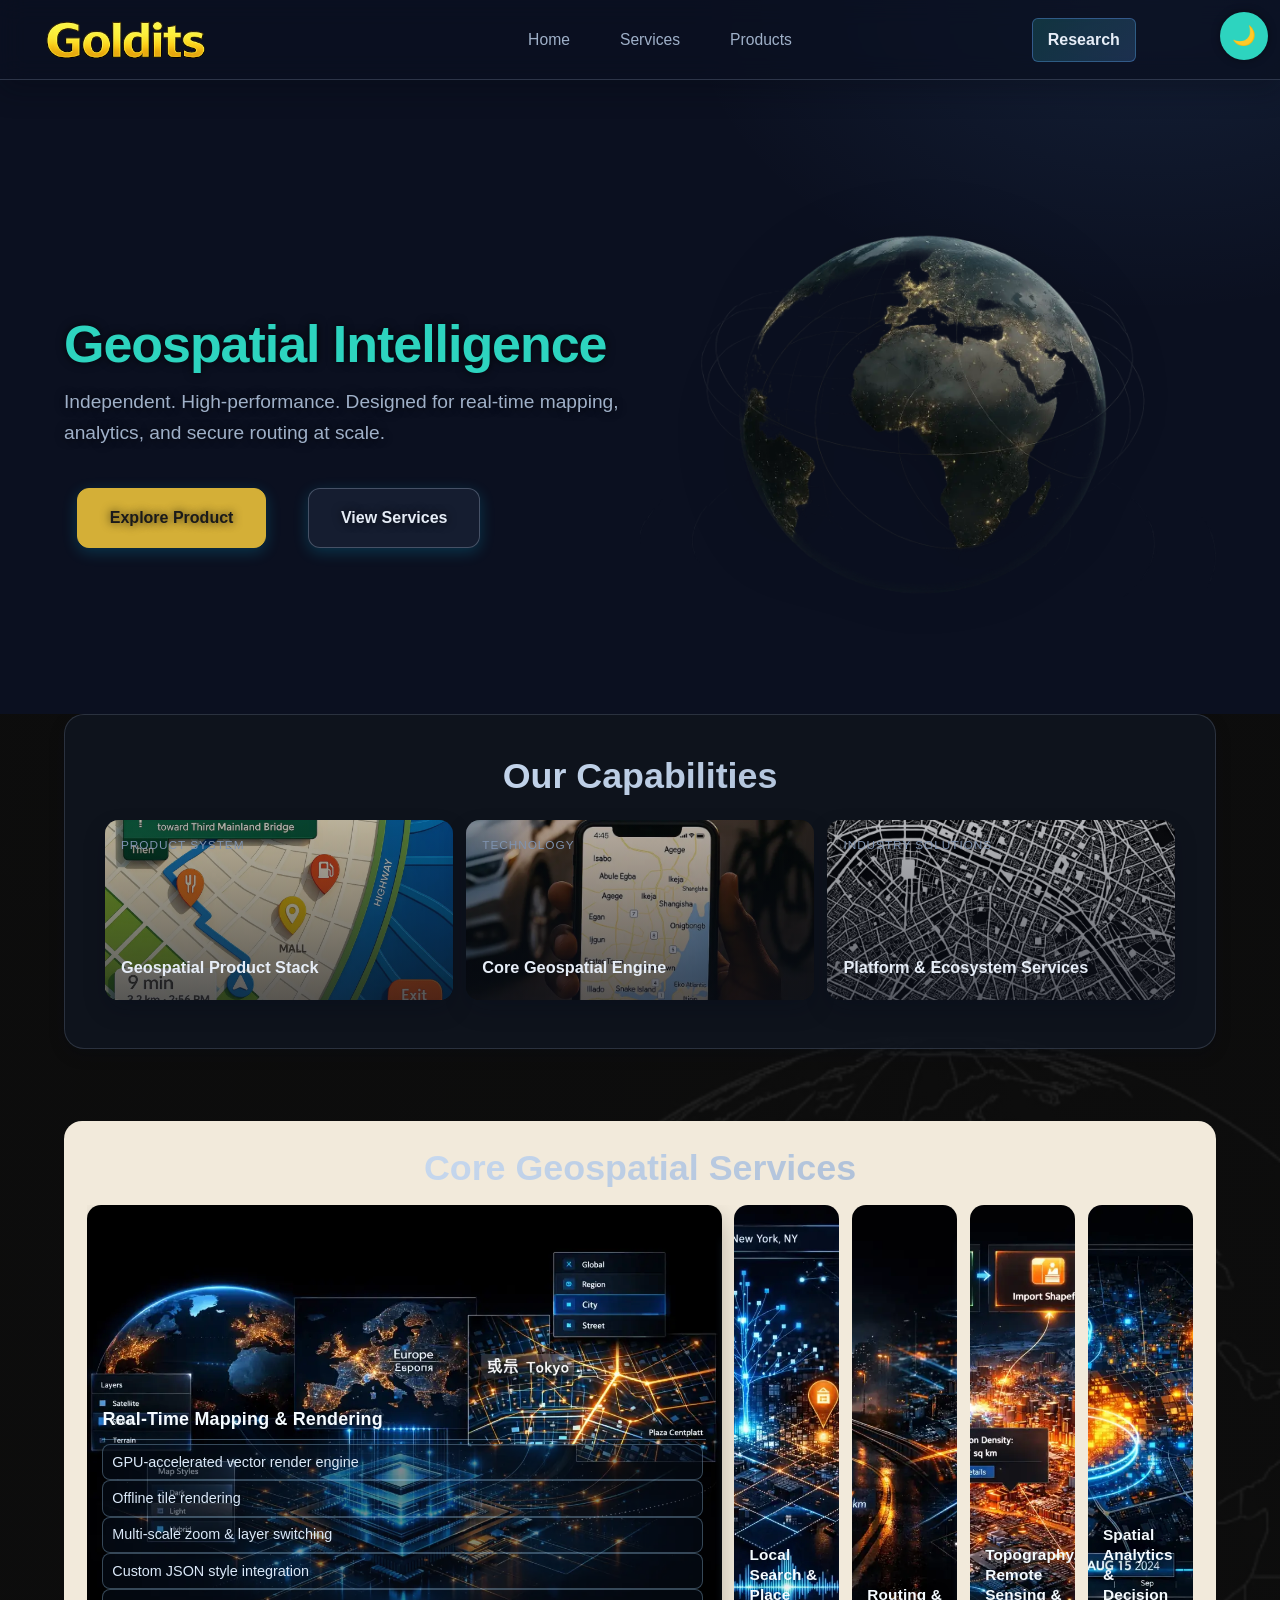
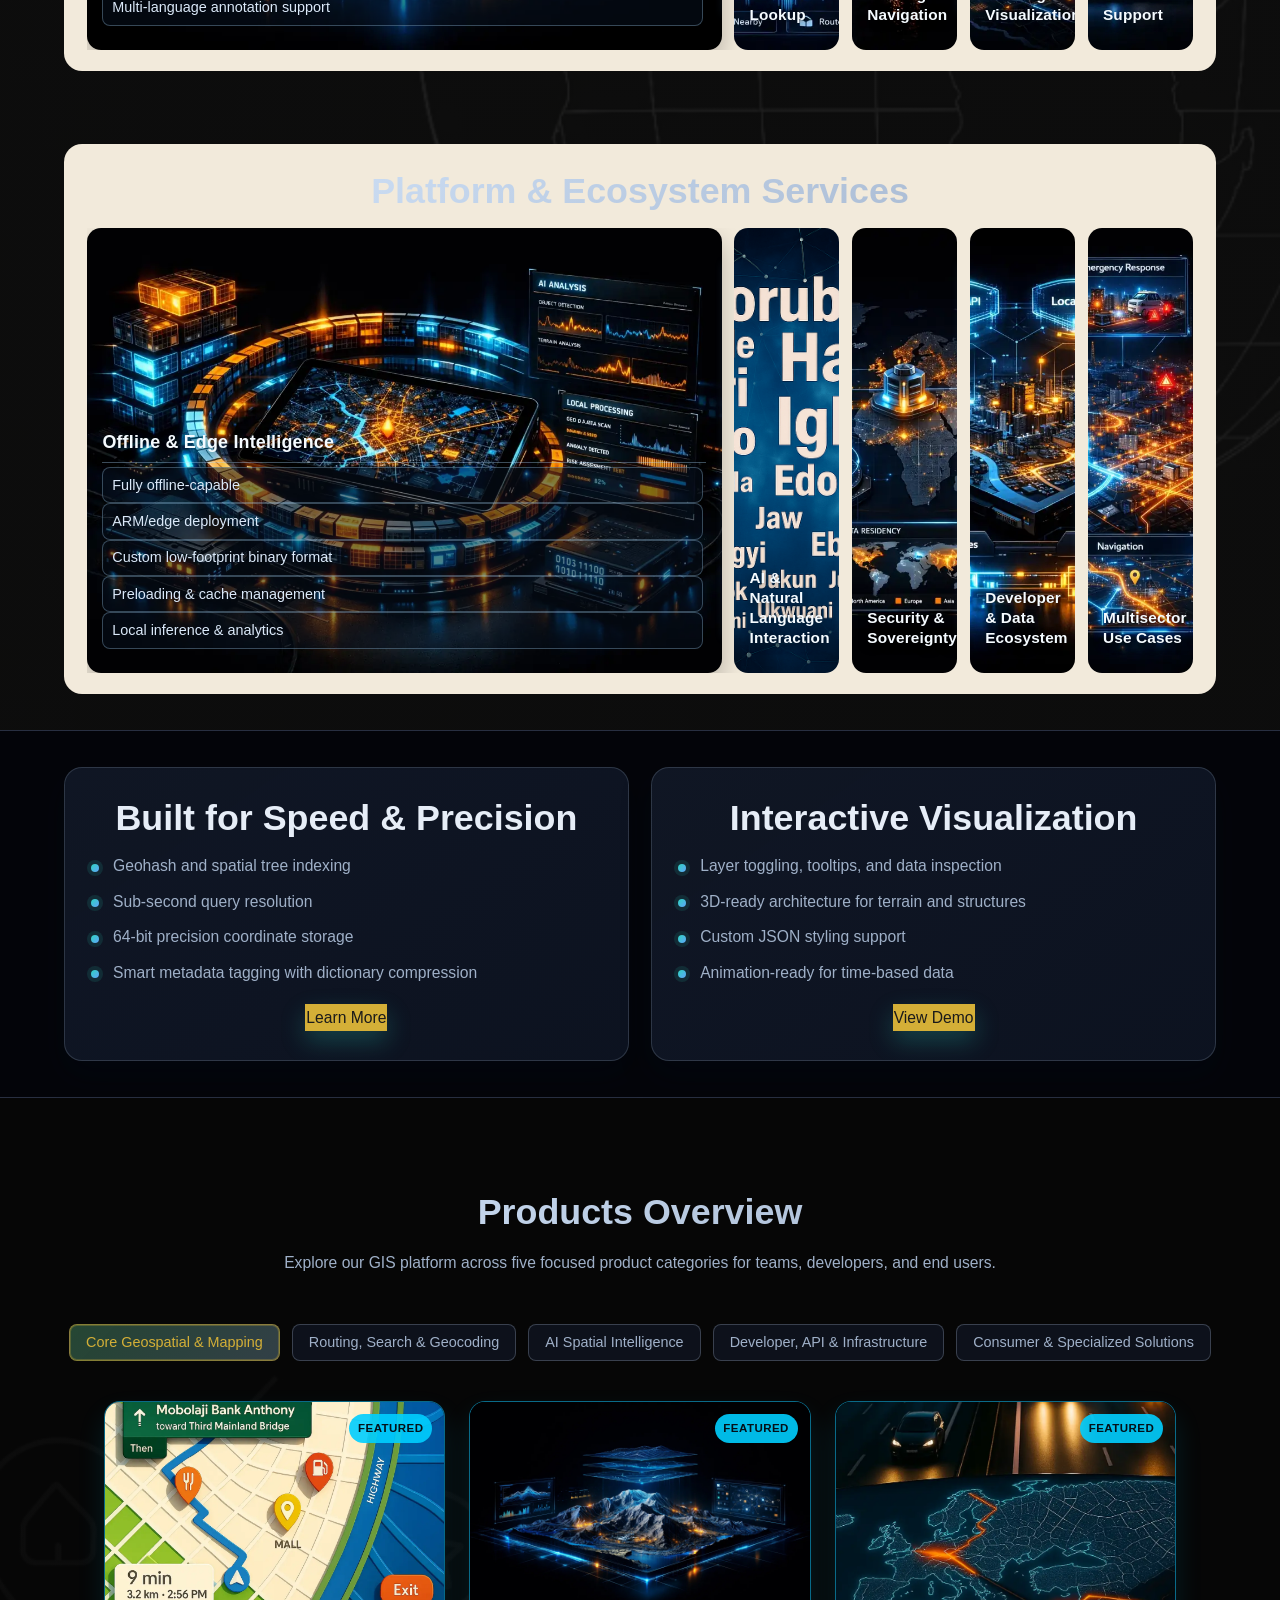
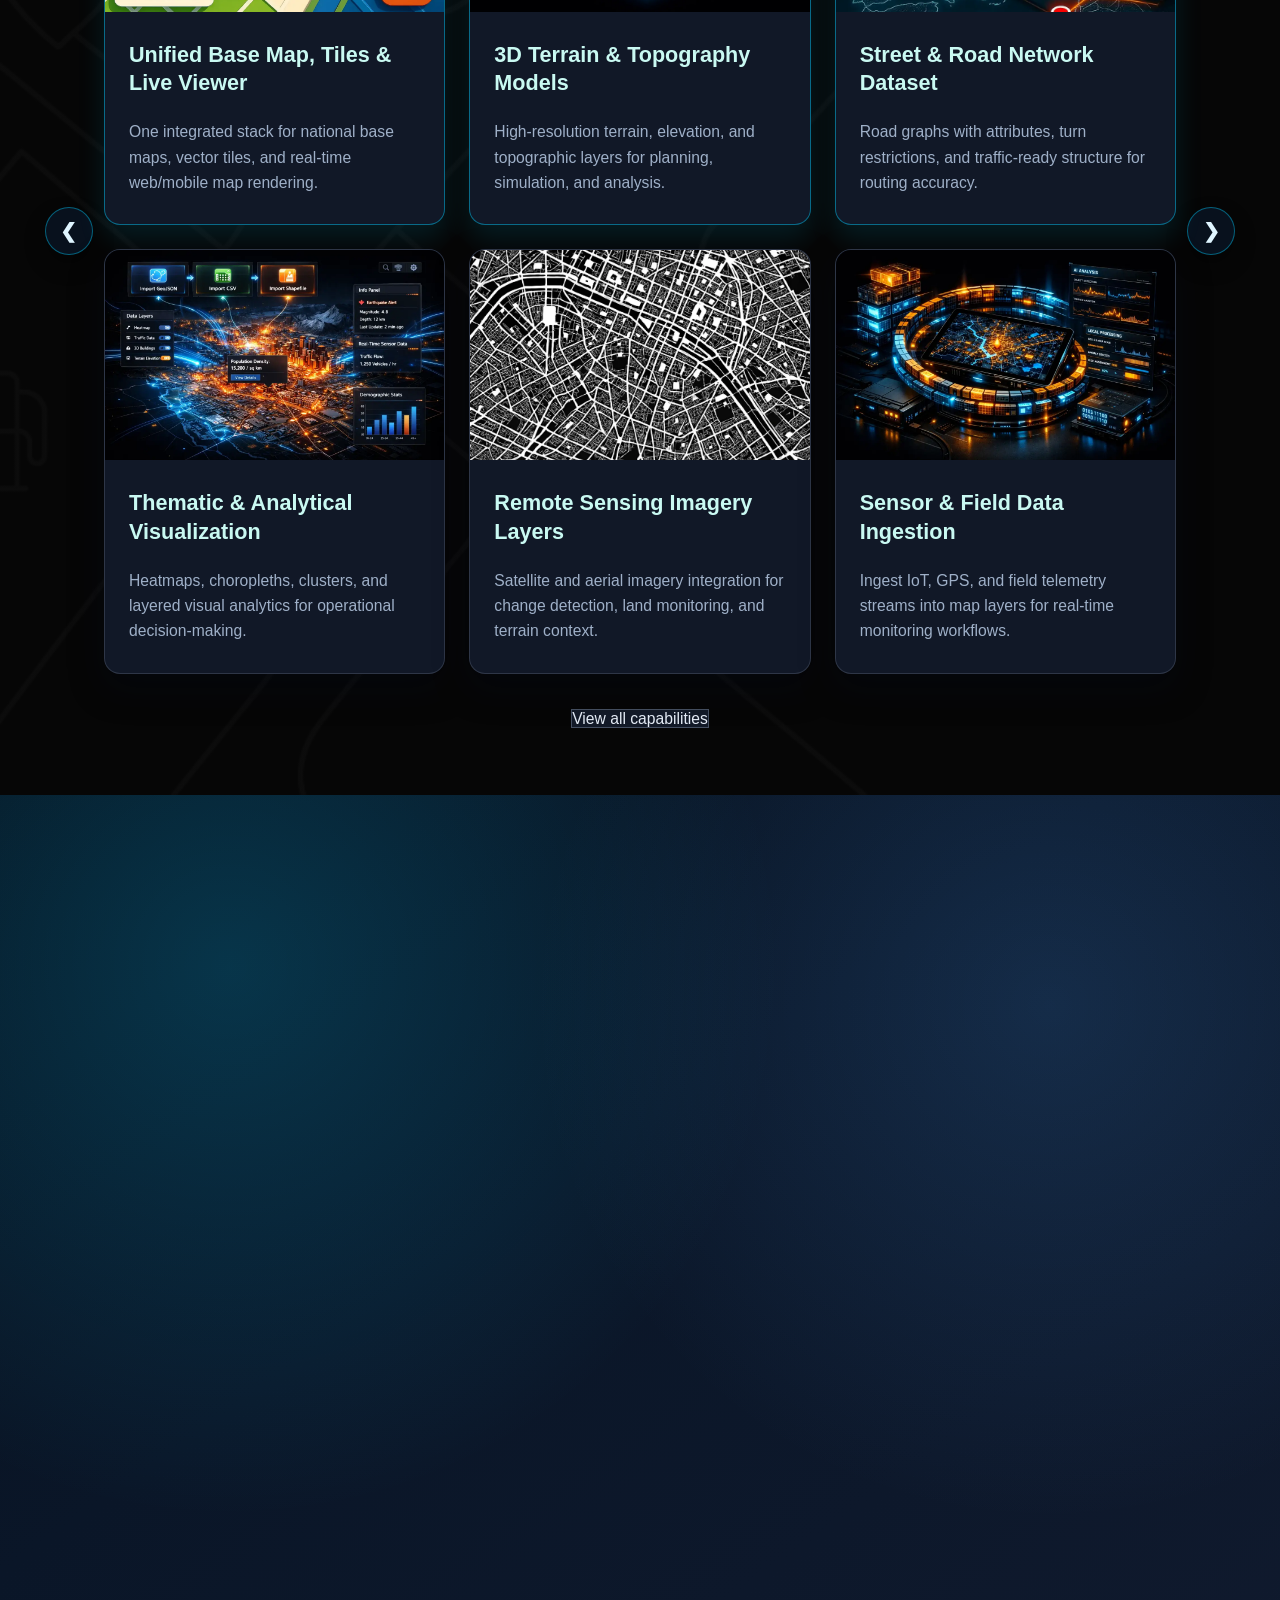
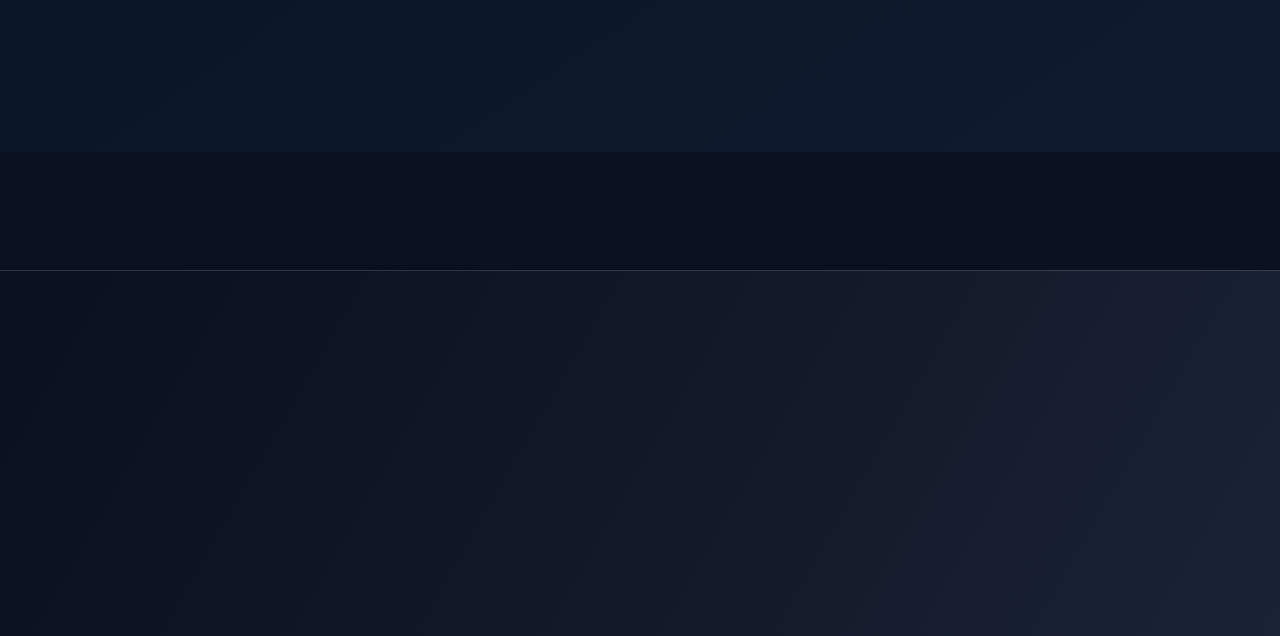
<file: index.html>
<!DOCTYPE html>
<html lang="en">
<head>
  <meta charset="UTF-8" />
  <meta name="viewport" content="width=device-width, initial-scale=1.0" />
  <meta name="theme-color" content="#0b1020" />
  <link rel="icon" type="image/png" href="gos.png" />
  <link rel="apple-touch-icon" href="gologo.webp" />
  <link rel="manifest" href="site.webmanifest" />
  <title>Goldits GIS System</title>
  <meta name="description" content="Goldits is a high-performance GIS platform for real-time mapping, routing, search, analytics, and secure geospatial infrastructure." />
  <meta name="keywords" content="global GIS platform, geospatial platform, map nigeria, nigeria map, map africa, africa map, nigeria mapping platform, africa mapping platform, postal code nigeria, nigeria postal code API, postal code africa, africa postal code data, geofencing nigeria, geofencing africa, gps tracking nigeria, tracking africa, fleet tracking nigeria, vehicle tracking africa, route optimization nigeria, routing API africa, geocoding nigeria, reverse geocoding africa, local search nigeria, place lookup africa, location intelligence nigeria, spatial analytics africa, address verification nigeria, address database africa, logistics mapping nigeria, navigation africa" />
  <meta name="robots" content="index, follow, max-image-preview:large" />
  <meta name="geo.region" content="NG" />
  <meta name="geo.placename" content="Nigeria" />
  <link rel="canonical" href="https://goldits.com/" />
  <meta property="og:type" content="website" />
  <meta property="og:site_name" content="Goldits" />
  <meta property="og:title" content="Goldits GIS System" />
  <meta property="og:description" content="High-performance GIS platform for real-time mapping, routing, search, analytics, and secure geospatial infrastructure." />
  <meta property="og:url" content="https://goldits.com/" />
  <meta property="og:image" content="https://goldits.com/assets/img/maprend.webp" />
  <meta name="twitter:card" content="summary_large_image" />
  <meta name="twitter:title" content="Goldits GIS System" />
  <meta name="twitter:description" content="High-performance GIS platform for real-time mapping, routing, search, analytics, and secure geospatial infrastructure." />
  <meta name="twitter:image" content="https://goldits.com/assets/img/maprend.webp" />
  <script type="application/ld+json">
    {
      "@context": "https://schema.org",
      "@graph": [
        {
          "@type": "Organization",
          "name": "Goldits",
          "url": "https://goldits.com/",
          "logo": "https://goldits.com/gologo.webp",
          "areaServed": [
            "Worldwide",
            "Nigeria",
            "Africa"
          ]
        },
        {
          "@type": "SoftwareApplication",
          "name": "Goldits GIS Platform",
          "applicationCategory": "BusinessApplication",
          "operatingSystem": "Web, Android, iOS, Linux",
          "url": "https://goldits.com/",
          "description": "Global GIS platform for mapping, routing, search, geocoding, postal code intelligence, geofencing, and spatial analytics.",
          "keywords": "map nigeria, nigeria map, map africa, postal code nigeria, postal code africa, geofencing nigeria, tracking nigeria, tracking africa, geocoding nigeria, routing africa",
          "areaServed": [
            "Worldwide",
            "Nigeria",
            "Africa"
          ],
          "provider": {
            "@type": "Organization",
            "name": "Goldits"
          }
        }
      ]
    }
  </script>
  <script>
    try {
      if (localStorage.getItem("theme") === "light") {
        document.documentElement.classList.add("light");
      }
    } catch (_) {}
  </script>
  <link rel="stylesheet" href="assets/css/style.css" />
</head>
<body>
  <button id="theme-toggle" aria-label="Toggle theme">🌙</button>
  <a href="#main-content" class="skip-link">Skip to main content</a>

  <nav class="navbar" role="navigation" aria-label="Primary">
    <div class="navbar__container">
      <a href="/" id="navbar__logo">
        <img src="gologo.webp" alt="ALGO Logo" loading="eager" decoding="async" fetchpriority="high" />
      </a>
      <div class="navbar__toggle" id="mobile-menu" role="button" aria-label="Toggle menu" aria-controls="primary-menu" aria-expanded="false" tabindex="0">
        <span class="bar"></span><span class="bar"></span><span class="bar"></span>
      </div>
      <ul class="navbar__menu" id="primary-menu">
        <li class="navbar__item"><a href="/" class="navbar__links">Home</a></li>
        <li class="navbar__item"><a href="#core-geospatial-services" class="navbar__links">Services</a></li>
        <li class="navbar__item"><a href="#products-overview" class="navbar__links">Products</a></li>
        <li class="navbar__item mobile-only"><a href="#research" class="navbar__links">Research</a></li>
      </ul>
      <a href="#research" class="navbar__research">Research</a>
    </div>
  </nav>

  <header class="hero">
    <div class="hero__content">
      <h1>Geospatial Intelligence</h1>
      <p>Independent. High-performance. Designed for real-time mapping, analytics, and secure routing at scale.</p>
      <div class="hero__buttons">
        <a href="#products-overview" class="btn btn-primary">Explore Product</a>
        <a href="#core-geospatial-services" class="btn btn-secondary">View Services</a>
      </div>
    </div>
    <div class="hero__image">
      <img src="./assets/img/masi.webp" alt="Geospatial Map Preview" loading="eager" decoding="async" fetchpriority="high" />
    </div>
  </header>

  <div class="shared-services-bg">
    <section id="our-capabilities" class="our-capabilities-exact">
      <div class="our-capabilities-card our-capabilities-card--showcase">
        <h2>Our Capabilities</h2>
        <nav class="geo-showcase-nav" aria-label="Geospatial categories">
          <a href="#products-overview" class="geo-showcase-item" style="--geo-bg: url('../img/maps.webp')">
            <span class="geo-kicker">Product System</span>
            <strong>Geospatial Product Stack</strong>
            <span>Explore mapping APIs, datasets, and deployment-ready GIS modules.</span>
          </a>
          <a href="#core-geospatial-services" class="geo-showcase-item" style="--geo-bg: url('../img/comp.webp')">
            <span class="geo-kicker">Technology</span>
            <strong>Core Geospatial Engine</strong>
            <span>Real-time rendering, search, routing, analytics, and spatial intelligence.</span>
          </a>
          <a href="#platform-ecosystem-services" class="geo-showcase-item" style="--geo-bg: url('../img/spatian.webp')">
            <span class="geo-kicker">Industry Solutions</span>
            <strong>Platform &amp; Ecosystem Services</strong>
            <span>Offline edge, AI workflows, sovereignty controls, and sector use cases.</span>
          </a>
        </nav>
      </div>
    </section>

    <section id="core-geospatial-services" class="our-capabilities-exact core-services-section">
      <div class="our-capabilities-card">
        <h2 class="section-title">Core Geospatial Services</h2>
        <div class="core-group-panel">
          <div class="core-group-list">
            <div class="core-group">
              <div class="core-line collapsible-line collapsed" data-image="assets/img/maprend.webp">
                <div class="core-header"><h3 id="h-rtm"><button type="button" class="topic-button">Real-Time Mapping &amp; Rendering</button></h3></div>
                <div class="core-expansion" id="exp-rtm" role="region" aria-labelledby="h-rtm"><ul class="core-detail"><li><button type="button" class="subtopic-button">GPU-accelerated vector render engine</button></li><li><button type="button" class="subtopic-button">Offline tile rendering</button></li><li><button type="button" class="subtopic-button">Multi-scale zoom &amp; layer switching</button></li><li><button type="button" class="subtopic-button">Custom JSON style integration</button></li><li><button type="button" class="subtopic-button">Multi-language annotation support</button></li></ul></div>
              </div><hr />
              <div class="core-line collapsible-line collapsed" data-image="assets/img/searchhhh.webp">
                <div class="core-header"><h3 id="h-search"><button type="button" class="topic-button">Local Search &amp; Place Lookup</button></h3></div>
                <div class="core-expansion" id="exp-search" role="region" aria-labelledby="h-search"><ul class="core-detail"><li><button type="button" class="subtopic-button">Address search &amp; reverse geocoding</button></li><li><button type="button" class="subtopic-button">POI search with STRtree indexing</button></li><li><button type="button" class="subtopic-button">Geohash &amp; spatial tree optimization</button></li><li><button type="button" class="subtopic-button">Custom tag filtering</button></li><li><button type="button" class="subtopic-button">AI voice/text queries</button></li></ul></div>
              </div><hr />
              <div class="core-line collapsible-line collapsed" data-image="assets/img/test1.webp">
                <div class="core-header"><h3 id="h-routing"><button type="button" class="topic-button">Routing &amp; Navigation</button></h3></div>
                <div class="core-expansion" id="exp-routing" role="region" aria-labelledby="h-routing"><ul class="core-detail"><li><button type="button" class="subtopic-button">Offline turn-by-turn navigation</button></li><li><button type="button" class="subtopic-button">Multi-modal: drive, walk, cycle</button></li><li><button type="button" class="subtopic-button">Live traffic &amp; ETA calculation</button></li><li><button type="button" class="subtopic-button">Route optimization &amp; batch routing</button></li><li><button type="button" class="subtopic-button">Visual and audio guidance</button></li></ul></div>
              </div><hr />
              <div class="core-line collapsible-line collapsed" data-image="assets/img/Visualization.webp">
                <div class="core-header"><h3 id="h-integration"><button type="button" class="topic-button">Topography, Remote Sensing &amp; Visualization</button></h3></div>
                <div class="core-expansion" id="exp-integration" role="region" aria-labelledby="h-integration"><ul class="core-detail"><li><button type="button" class="subtopic-button">DEM, contour, slope, and elevation layers</button></li><li><button type="button" class="subtopic-button">Satellite and aerial imagery overlays</button></li><li><button type="button" class="subtopic-button">Multi-source raster/vector fusion</button></li><li><button type="button" class="subtopic-button">Time-based imagery comparison</button></li><li><button type="button" class="subtopic-button">Thematic map styling and layer blending</button></li></ul></div>
              </div><hr />
              <div class="core-line collapsible-line collapsed" data-image="assets/img/Analytics.webp">
                <div class="core-header"><h3 id="h-analytics"><button type="button" class="topic-button">Spatial Analytics &amp; Decision Support</button></h3></div>
                <div class="core-expansion" id="exp-analytics" role="region" aria-labelledby="h-analytics"><ul class="core-detail"><li><button type="button" class="subtopic-button">Heatmaps, clustering, and density analysis</button></li><li><button type="button" class="subtopic-button">Spatial data capture from field sensors &amp; IoT</button></li><li><button type="button" class="subtopic-button">Time-series &amp; animation tools</button></li><li><button type="button" class="subtopic-button">Scenario modeling</button></li><li><button type="button" class="subtopic-button">Exportable reports &amp; charts</button></li></ul></div>
              </div>
            </div>
          </div>
          <div class="core-group-preview"><img src="" alt="Core Geospatial Services preview" loading="lazy" decoding="async" /></div>
        </div>
      </div>
    </section>

    <section id="platform-ecosystem-services" class="our-capabilities-exact core-services-section">
      <div class="our-capabilities-card">
        <h2 class="section-title">Platform &amp; Ecosystem Services</h2>
        <div class="core-group-panel">
          <div class="core-group-list">
            <div class="core-group">
              <div class="core-line collapsible-line collapsed" data-image="assets/img/Intelligence.webp">
                <div class="core-header"><h3 id="h-offline"><button type="button" class="topic-button">Offline &amp; Edge Intelligence</button></h3></div>
                <div class="core-expansion" id="exp-offline" role="region" aria-labelledby="h-offline"><ul class="core-detail"><li><button type="button" class="subtopic-button">Fully offline-capable</button></li><li><button type="button" class="subtopic-button">ARM/edge deployment</button></li><li><button type="button" class="subtopic-button">Custom low-footprint binary format</button></li><li><button type="button" class="subtopic-button">Preloading &amp; cache management</button></li><li><button type="button" class="subtopic-button">Local inference &amp; analytics</button></li></ul></div>
              </div><hr />
              <div class="core-line collapsible-line collapsed" data-image="lang.png">
                <div class="core-header"><h3 id="h-ai"><button type="button" class="topic-button">AI &amp; Natural Language Interaction</button></h3></div>
                <div class="core-expansion" id="exp-ai" role="region" aria-labelledby="h-ai"><ul class="core-detail"><li><button type="button" class="subtopic-button">Conversational map queries</button></li><li><button type="button" class="subtopic-button">Voice-driven search &amp; navigation</button></li><li><button type="button" class="subtopic-button">Contextual suggestions</button></li><li><button type="button" class="subtopic-button">AI-powered place recognition</button></li><li><button type="button" class="subtopic-button">Customizable prompt logic</button></li></ul></div>
              </div><hr />
              <div class="core-line collapsible-line collapsed" data-image="assets/img/secure.webp">
                <div class="core-header"><h3 id="h-security"><button type="button" class="topic-button">Security &amp; Sovereignty</button></h3></div>
                <div class="core-expansion" id="exp-security" role="region" aria-labelledby="h-security"><ul class="core-detail"><li><button type="button" class="subtopic-button">On-premises &amp; air-gapped support</button></li><li><button type="button" class="subtopic-button">Custom encryption &amp; key management</button></li><li><button type="button" class="subtopic-button">Granular access control</button></li><li><button type="button" class="subtopic-button">Data residency options</button></li><li><button type="button" class="subtopic-button">Audit logging</button></li></ul></div>
              </div><hr />
              <div class="core-line collapsible-line collapsed" data-image="assets/img/developer.webp">
                <div class="core-header"><h3 id="h-dev"><button type="button" class="topic-button">Developer &amp; Data Ecosystem</button></h3></div>
                <div class="core-expansion" id="exp-dev" role="region" aria-labelledby="h-dev"><ul class="core-detail"><li><button type="button" class="subtopic-button">Asset &amp; fleet tracking platform with alerts and replay</button></li><li><button type="button" class="subtopic-button">Sensor fusion &amp; event stream processing (GPS + IoT + external feeds)</button></li><li><button type="button" class="subtopic-button">Monitoring &amp; geospatial operations center dashboards</button></li><li><button type="button" class="subtopic-button">SDKs for C++, Java, Python</button></li><li><button type="button" class="subtopic-button">Plugin, extension, and data import/export utilities</button></li></ul></div>
              </div><hr />
              <div class="core-line collapsible-line collapsed" data-image="assets/img/multi.webp">
                <div class="core-header"><h3 id="h-usecases"><button type="button" class="topic-button">Multisector Use Cases</button></h3></div>
                <div class="core-expansion" id="exp-usecases" role="region" aria-labelledby="h-usecases"><ul class="core-detail"><li><button type="button" class="subtopic-button">Logistics &amp; fleet management with live asset tracking</button></li><li><button type="button" class="subtopic-button">Emergency &amp; public safety with geofence entry/exit triggers</button></li><li><button type="button" class="subtopic-button">Urban planning &amp; infrastructure with sensor/telemetry ingestion</button></li><li><button type="button" class="subtopic-button">Telecom &amp; utilities with operational dashboards and replay views</button></li><li><button type="button" class="subtopic-button">Consumer navigation &amp; travel with dispatch and field visibility</button></li></ul></div>
              </div>
            </div>
          </div>
          <div class="core-group-preview"><img src="" alt="Platform &amp; Ecosystem Services preview" loading="lazy" decoding="async" /></div>
        </div>
      </div>
    </section>
  </div>

  <section class="product-features navbg-section">
    <div class="product-features__box">
      <h2>Built for Speed &amp; Precision</h2>
      <ul><li>Geohash and spatial tree indexing</li><li>Sub-second query resolution</li><li>64-bit precision coordinate storage</li><li>Smart metadata tagging with dictionary compression</li></ul>
      <a href="#products-overview" class="btn btn-primary">Learn More</a>
    </div>
    <div class="product-features__box">
      <h2>Interactive Visualization</h2>
      <ul><li>Layer toggling, tooltips, and data inspection</li><li>3D-ready architecture for terrain and structures</li><li>Custom JSON styling support</li><li>Animation-ready for time-based data</li></ul>
      <a href="#products-overview" class="btn btn-primary">View Demo</a>
    </div>
  </section>

  <main id="main-content" role="main">
    <section id="products-overview" class="services products-overview-section">
      <div class="bg-overlay"></div>
      <div class="services__header">
        <h2>Products Overview</h2>
        <p>Explore our GIS platform across five focused product categories for teams, developers, and end users.</p>
      </div>

      <div class="tab-buttons" aria-label="Products overview categories">
        <button class="tab-btn active" data-target="#core-geospatial">Core Geospatial &amp; Mapping</button>
        <button class="tab-btn" data-target="#routing-nav">Routing, Search &amp; Geocoding</button>
        <button class="tab-btn" data-target="#ai-spatial">AI Spatial Intelligence</button>
        <button class="tab-btn" data-target="#developer-api">Developer, API &amp; Infrastructure</button>
        <button class="tab-btn" data-target="#consumer">Consumer &amp; Specialized Solutions</button>
      </div>
      <div class="tab-arrows" aria-label="Switch product category">
        <button class="tab-nav-arrow tab-nav-arrow--left" type="button" aria-label="Previous category" data-dir="-1">&#10094;</button>
        <button class="tab-nav-arrow tab-nav-arrow--right" type="button" aria-label="Next category" data-dir="1">&#10095;</button>
      </div>

      <div id="core-geospatial" class="tab-content active">
        <div class="services__container">
          <div class="service__card animate is-featured"><div class="card-image"><img src="assets/img/maps.webp" alt="Unified Base Map, Tiles and Live Viewer"></div><div class="card-content"><h3>Unified Base Map, Tiles &amp; Live Viewer</h3><p>One integrated stack for national base maps, vector tiles, and real-time web/mobile map rendering.</p></div></div>
          <div class="service__card animate is-featured"><div class="card-image"><img src="terrain.webp" alt="3D Terrain and Topography Models"></div><div class="card-content"><h3>3D Terrain &amp; Topography Models</h3><p>High-resolution terrain, elevation, and topographic layers for planning, simulation, and analysis.</p></div></div>
          <div class="service__card animate is-featured"><div class="card-image"><img src="assets/img/realll.webp" alt="Street and Road Network Dataset"></div><div class="card-content"><h3>Street &amp; Road Network Dataset</h3><p>Road graphs with attributes, turn restrictions, and traffic-ready structure for routing accuracy.</p></div></div>
          <div class="service__card animate"><div class="card-image"><img src="assets/img/Visualization.webp" alt="Thematic and Analytical Visualization"></div><div class="card-content"><h3>Thematic &amp; Analytical Visualization</h3><p>Heatmaps, choropleths, clusters, and layered visual analytics for operational decision-making.</p></div></div>
          <div class="service__card animate"><div class="card-image"><img src="assets/img/spatian.webp" alt="Remote Sensing Imagery Layers"></div><div class="card-content"><h3>Remote Sensing Imagery Layers</h3><p>Satellite and aerial imagery integration for change detection, land monitoring, and terrain context.</p></div></div>
          <div class="service__card animate"><div class="card-image"><img src="assets/img/Intelligence.webp" alt="Sensor and Field Data Ingestion"></div><div class="card-content"><h3>Sensor &amp; Field Data Ingestion</h3><p>Ingest IoT, GPS, and field telemetry streams into map layers for real-time monitoring workflows.</p></div></div>
        </div>
        <div class="tab-panel-footer">
          <a href="#our-capabilities" class="btn btn-secondary">View all capabilities</a>
        </div>
      </div>

      <div id="routing-nav" class="tab-content">
        <div class="services__container">
          <div class="service__card animate is-featured"><div class="card-image"><img src="assets/img/test1.webp" alt="Multi-modal Routing Engine"></div><div class="card-content"><h3>Multi-modal Routing Engine</h3><p>Drive, walk, and cycle routing with turn-by-turn guidance and route constraints.</p></div></div>
          <div class="service__card animate is-featured"><div class="card-image"><img src="assets/img/biz.webp" alt="Logistics and Dispatch Optimization"></div><div class="card-content"><h3>Logistics &amp; Dispatch Optimization</h3><p>Multi-stop route sequencing, ETA computation, and dispatch-ready planning for fleets.</p></div></div>
          <div class="service__card animate is-featured"><div class="card-image"><img src="traffic.webp" alt="Traffic-aware Routing"></div><div class="card-content"><h3>Traffic-aware Smart Routing</h3><p>Dynamic rerouting with live traffic intelligence to improve trip reliability and timing.</p></div></div>
          <div class="service__card animate"><div class="card-image"><img src="assets/img/searchhhh.webp" alt="Address and Place Search"></div><div class="card-content"><h3>Address &amp; Place Search</h3><p>Autocomplete search across addresses, POIs, and local place datasets.</p></div></div>
          <div class="service__card animate"><div class="card-image"><img src="assets/img/sear.webp" alt="Reverse Geocoding"></div><div class="card-content"><h3>Reverse Geocoding</h3><p>Convert coordinates to structured addresses with locality and context metadata.</p></div></div>
          <div class="service__card animate"><div class="card-image"><img src="assets/img/multi.webp" alt="Tracking and Geofencing"></div><div class="card-content"><h3>Tracking &amp; Geofencing</h3><p>Live trip tracking and geofence events for fleet supervision and route compliance.</p></div></div>
        </div>
        <div class="tab-panel-footer">
          <a href="#our-capabilities" class="btn btn-secondary">View all capabilities</a>
        </div>
      </div>

      <div id="ai-spatial" class="tab-content">
        <div class="services__container">
          <div class="service__card animate is-featured"><div class="card-image"><img src="detect.webp" alt="AI Geospatial Analyst"></div><div class="card-content"><h3>AI Geospatial Analyst</h3><p>Automated insights, anomaly detection, and intelligent spatial analysis.</p></div></div>
          <div class="service__card animate is-featured"><div class="card-image"><img src="assets/img/comp.webp" alt="AI Map Reconstruction Engine"></div><div class="card-content"><h3>AI Map Reconstruction Engine</h3><p>Fix missing streets, detect inconsistencies, and enhance map completeness.</p></div></div>
          <div class="service__card animate is-featured"><div class="card-image"><img src="assets/img/Analytics.webp" alt="Spatial Prediction Models"></div><div class="card-content"><h3>Spatial Prediction Models</h3><p>Population, land-use, and risk modeling with machine learning algorithms.</p></div></div>
          <div class="service__card animate"><div class="card-image"><img src="remotesense.webp" alt="Remote Sensing Analytics"></div><div class="card-content"><h3>Remote Sensing Analytics</h3><p>Image-based change detection and feature extraction for infrastructure, environment, and land monitoring.</p></div></div>
          <div class="service__card animate"><div class="card-image"><img src="aidrive.webp" alt="AI Location Intelligence Dashboard"></div><div class="card-content"><h3>AI-driven Location Intelligence Dashboard</h3><p>Comprehensive dashboard with AI-powered insights and analytics.</p></div></div>
        </div>
        <div class="tab-panel-footer">
          <a href="#our-capabilities" class="btn btn-secondary">View all capabilities</a>
        </div>
      </div>

      <div id="developer-api" class="tab-content">
        <div class="services__container">
          <div class="service__card animate is-featured"><div class="card-image"><img src="unified.webp" alt="Unified Geospatial API Suite"></div><div class="card-content"><h3>Unified Geospatial API Suite</h3><p>One API surface for mapping, tiles, routing, search, and geocoding integrations.</p></div></div>
          <div class="service__card animate"><div class="card-image"><img src="global.webp" alt="Global Geospatial Infrastructure"></div><div class="card-content"><h3>Global Geospatial Infrastructure Stack</h3><p>Scalable global infrastructure for worldwide geospatial services.</p></div></div>
          <div class="service__card animate"><div class="card-image"><img src="high.webp" alt="High-availability Map Hosting"></div><div class="card-content"><h3>High-availability Map Hosting</h3><p>99.9% uptime map hosting with global CDN and redundancy.</p></div></div>
          <div class="service__card animate"><div class="card-image"><img src="assets/img/developer.webp" alt="SDK and Developer Tooling"></div><div class="card-content"><h3>SDK &amp; Developer Tooling</h3><p>Production SDKs, integration utilities, and documentation for fast enterprise implementation.</p></div></div>
          <div class="service__card animate"><div class="card-image"><img src="assets/img/secure.webp" alt="Security and Data Sovereignty"></div><div class="card-content"><h3>Security &amp; Data Sovereignty</h3><p>Encryption, access control, and deployment options for regulated and sovereign environments.</p></div></div>
          <div class="service__card animate"><div class="card-image"><img src="assets/img/Intelligence.webp" alt="Sensor and Event Stream Platform"></div><div class="card-content"><h3>Sensor &amp; Event Stream Platform</h3><p>Stream GPS, IoT, and external events into geospatial APIs and monitoring workflows.</p></div></div>
        </div>
        <div class="tab-panel-footer">
          <a href="#our-capabilities" class="btn btn-secondary">View all capabilities</a>
        </div>
      </div>

      <div id="consumer" class="tab-content">
        <div class="services__container">
          <div class="service__card animate is-featured"><div class="card-image"><img src="assets/img/maps.webp" alt="Universal Map App"></div><div class="card-content"><h3>Universal Map App</h3><p>Cross-platform map app for search, routing, offline packs, and daily navigation workflows.</p></div></div>
          <div class="service__card animate is-featured"><div class="card-image"><img src="assets/img/newq.webp" alt="City Explorer"></div><div class="card-content"><h3>City Explorer</h3><p>Interactive place discovery with POIs, curated routes, and local insight layers.</p></div></div>
          <div class="service__card animate is-featured"><div class="card-image"><img src="postad.webp" alt="Address and Postal Intelligence"></div><div class="card-content"><h3>Address &amp; Postal Intelligence</h3><p>Structured address, postal, and geocoding products for commerce and public sector workflows.</p></div></div>
          <div class="service__card animate"><div class="card-image"><img src="assets/img/multi.webp" alt="Consumer and Fleet Tracking"></div><div class="card-content"><h3>Consumer &amp; Fleet Tracking</h3><p>Live movement tracking, trip playback, and safety visibility for personal and business mobility.</p></div></div>
          <div class="service__card animate"><div class="card-image"><img src="assets/img/biz.webp" alt="Delivery and Field Optimization"></div><div class="card-content"><h3>Delivery &amp; Field Optimization</h3><p>Dispatch planning, route execution, and field operations optimization at scale.</p></div></div>
          <div class="service__card animate"><div class="card-image"><img src="assets/img/spatian.webp" alt="Agriculture and Land Monitoring"></div><div class="card-content"><h3>Agriculture &amp; Land Monitoring</h3><p>Topography and remote-sensing intelligence for crop health, land use, and terrain conditions.</p></div></div>
        </div>
        <div class="tab-panel-footer">
          <a href="#our-capabilities" class="btn btn-secondary">View all capabilities</a>
        </div>
      </div>
    </section>

    <section class="spotlight-section" aria-labelledby="spotlight-title">
      <div class="spotlight-inner">
        <p class="spotlight-kicker">Platform Spotlight</p>
        <h2 id="spotlight-title" class="spotlight-title">The Fastest, Most Flexible GIS Platform</h2>
        <p class="spotlight-lead">
          Goldits delivers real-time mapping, analytics, and secure offline routing with unmatched performance and control across cloud, edge, and air-gapped deployments.
        </p>

        <div class="spotlight-layout">
          <article class="spotlight-hero-card">
            <div class="spotlight-hero-copy">
              <h3>Engineered for high-scale geospatial workloads</h3>
              <p>From nationwide map delivery to mission-critical field routing, one unified stack powers rendering, search, routing, and analytics without platform lock-in.</p>

              <ul class="spotlight-metrics">
                <li><strong>Sub-second</strong><span>Map interactions</span></li>
                <li><strong>Online + Offline</strong><span>Edge-ready deployment</span></li>
                <li><strong>API-first</strong><span>Developer integrations</span></li>
              </ul>

              <div class="spotlight-actions">
                <a href="#products-overview" class="btn btn-primary">Explore Products</a>
                <a href="contact.html" class="btn btn-secondary">Talk to Team</a>
              </div>
            </div>
            <div class="spotlight-hero-visual">
              <img src="assets/img/maprend.webp" alt="Real-time GIS platform rendering" loading="lazy" decoding="async" />
            </div>
          </article>

          <div class="spotlight-grid">
            <article class="spotlight-card">
              <h3>Real-Time Mapping</h3>
              <p>High-fidelity rendering with dynamic layers, updates, and smooth multi-scale interaction.</p>
            </article>
            <article class="spotlight-card">
              <h3>Topography &amp; Sensing</h3>
              <p>Terrain models, remote imagery, and sensor streams combined for high-context geospatial operations.</p>
            </article>
            <article class="spotlight-card">
              <h3>Routing Precision</h3>
              <p>Multi-modal routing with live traffic, ETA, and optimized path generation.</p>
            </article>
            <article class="spotlight-card">
              <h3>Tracking &amp; Operations</h3>
              <p>Live telemetry, geofence events, and monitoring dashboards for dispatch and field control.</p>
            </article>
          </div>
        </div>
      </div>
    </section>

    <section id="research" class="research-section" aria-labelledby="research-title">
      <h2 id="research-title">Research</h2>
      <p>Insights, whitepapers, benchmarks, and architecture notes on Goldits' geospatial stack. First item will be published soon.</p>
    </section>
  </main>

  <footer class="footer">
    <div class="footer__container">
      <div class="footer__brand"><img class="footer__brand-logo" src="gologo.webp" alt="Goldits logo" loading="lazy" decoding="async" /><p>GIS platform built for precision, speed, and control.</p></div>
      <div class="footer__links"><h3>Quick Links</h3><ul><li><a href="/">Home</a></li><li><a href="#core-geospatial-services">Services</a></li><li><a href="#products-overview">Products</a></li><li><a href="contact.html">Contact</a></li><li><a href="terms.html">Terms</a></li></ul></div>
      <div class="footer__info"><h3>Follow Us</h3><ul class="footer__socials"><li><a href="https://x.com">Twitter</a></li><li><a href="https://www.linkedin.com">LinkedIn</a></li><li><a href="https://github.com">GitHub</a></li></ul></div>
      <div class="footer__newsletter">
        <h3>Newsletter</h3>
        <form class="newsletter-form" action="https://formsubmit.co/apply.async@gmail.com" method="post" novalidate>
          <input type="hidden" name="form_type" value="Newsletter Signup" />
          <input type="hidden" name="_subject" value="Goldits Newsletter Signup" />
          <input type="hidden" name="_template" value="table" />
          <input type="text" name="_honey" style="display:none" tabindex="-1" autocomplete="off" />
          <label for="newsletter-email" class="visually-hidden">Email address</label>
          <div class="newsletter-field">
            <input id="newsletter-email" class="newsletter-input" type="email" name="email" placeholder="Enter your email address" autocomplete="email" required />
          </div>
          <button class="newsletter-button" type="submit" aria-label="Subscribe">
            <svg width="22" height="22" viewBox="0 0 24 24" fill="none" xmlns="http://www.w3.org/2000/svg" aria-hidden="true">
              <path d="M2 12L21 3L16 21L11 13L2 12Z" fill="white"/>
            </svg>
          </button>
        </form>
        <p class="newsletter-legal">By signing up for our newsletter, you consent to our <a href="privacy.html">privacy policy</a> and <a href="terms.html">terms</a>.</p>
        <p class="newsletter-legal">Contact: <a href="mailto:admin@goldits.com">admin@goldits.com</a></p>
        
        <p class="newsletter-legal">Address: The Secretariat, Block 13 &amp; 14, Alausa, Ikeja, Nigeria</p>
      </div>
    </div>
    <div class="footer__bottom"><p>&copy; 2026 Goldits. All rights reserved.</p></div>
  </footer>

  <script src="script.js" defer></script>
</body>
</html>
</file>
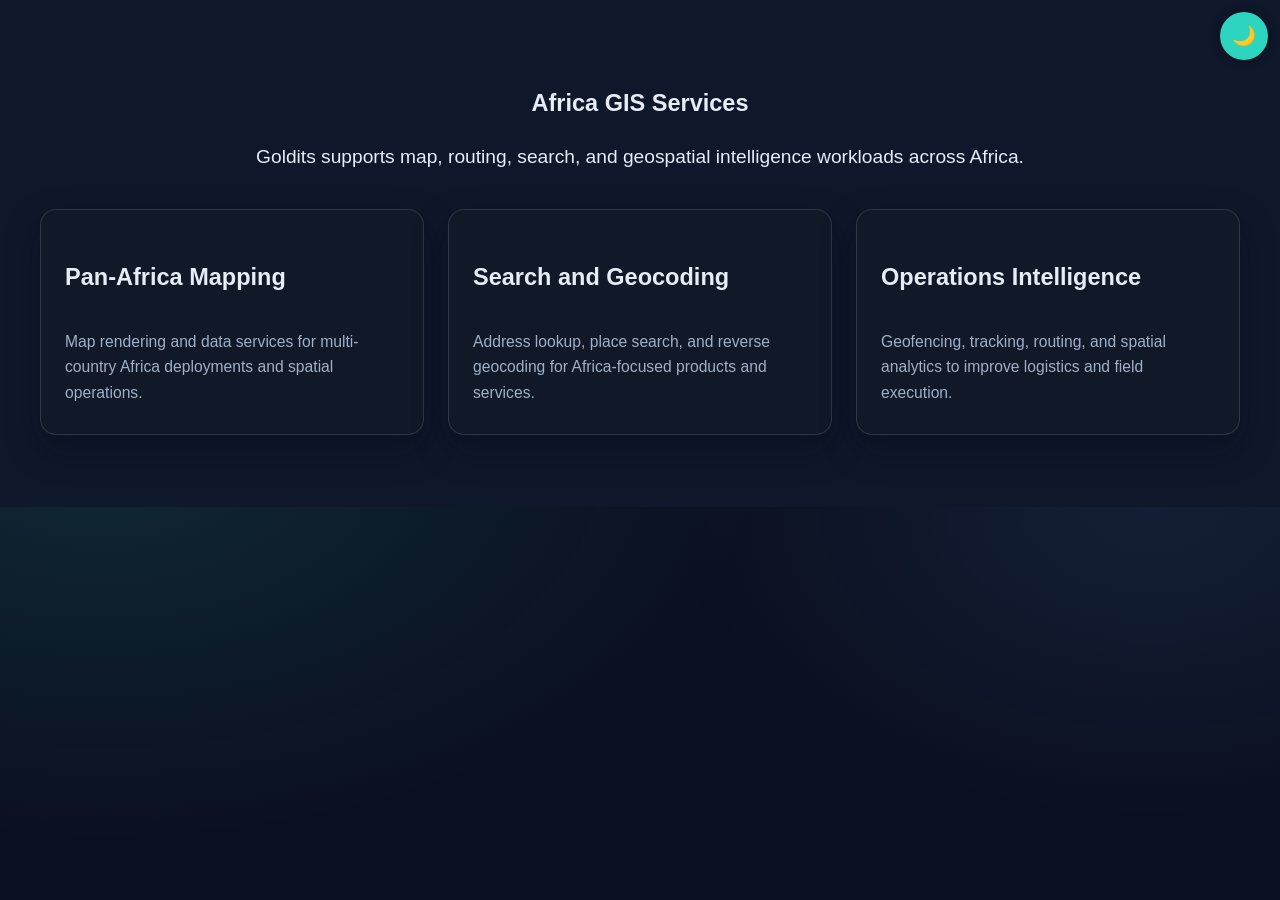
<file: africa-gis.html>
<!DOCTYPE html>
<html lang="en">
<head>
  <meta charset="UTF-8" />
  <meta name="viewport" content="width=device-width, initial-scale=1.0" />
  <meta name="theme-color" content="#0b1020" />
  <link rel="icon" type="image/png" href="gos.png" />
  <link rel="apple-touch-icon" href="gologo.webp" />
  <link rel="manifest" href="site.webmanifest" />
  <title>Africa GIS Platform | Goldits</title>
  <meta name="description" content="Goldits delivers GIS solutions across Africa for map services, routing, geocoding, postal intelligence, geofencing, and tracking." />
  <meta name="keywords" content="africa gis, map africa, africa map, africa mapping platform, postal code africa, africa postal data, geofencing africa, tracking africa, gps tracking africa, fleet tracking africa, routing africa, geocoding africa, local search africa, spatial analytics africa" />
  <meta name="robots" content="index, follow, max-image-preview:large" />
  <meta name="geo.placename" content="Africa" />
  <link rel="canonical" href="https://goldits.com/africa-gis.html" />
  <meta property="og:type" content="website" />
  <meta property="og:site_name" content="Goldits" />
  <meta property="og:title" content="Africa GIS Platform | Goldits" />
  <meta property="og:description" content="GIS across Africa: mapping, routing, geocoding, postal intelligence, geofencing, and tracking." />
  <meta property="og:url" content="https://goldits.com/africa-gis.html" />
  <meta property="og:image" content="https://goldits.com/assets/img/maprend.webp" />
  <meta name="twitter:card" content="summary_large_image" />
  <meta name="twitter:title" content="Africa GIS Platform | Goldits" />
  <meta name="twitter:description" content="GIS across Africa: mapping, routing, geocoding, postal intelligence, geofencing, and tracking." />
  <meta name="twitter:image" content="https://goldits.com/assets/img/maprend.webp" />
  <script type="application/ld+json">
    {
      "@context": "https://schema.org",
      "@graph": [
        {
          "@type": "WebPage",
          "name": "Africa GIS Platform",
          "url": "https://goldits.com/africa-gis.html",
          "isPartOf": {
            "@type": "WebSite",
            "name": "Goldits",
            "url": "https://goldits.com/"
          },
          "about": [
            "Map Africa",
            "Postal code Africa",
            "Geofencing Africa",
            "Tracking Africa"
          ]
        },
        {
          "@type": "Service",
          "name": "Africa GIS Services",
          "provider": {
            "@type": "Organization",
            "name": "Goldits",
            "url": "https://goldits.com/"
          },
          "areaServed": {
            "@type": "Place",
            "name": "Africa"
          },
          "serviceType": "GIS Platform Services"
        }
      ]
    }
  </script>
  <script>
    try {
      if (localStorage.getItem("theme") === "light") {
        document.documentElement.classList.add("light");
      }
    } catch (_) {}
  </script>
  <link rel="stylesheet" href="assets/css/style.css" />
</head>
<body>
  <button id="theme-toggle" aria-label="Toggle theme">🌙</button>
  <a href="#main-content" class="skip-link">Skip to main content</a>

  <main id="main-content" role="main">
    <section class="services">
      <div class="services__header">
        <h1>Africa GIS Services</h1>
        <p>Goldits supports map, routing, search, and geospatial intelligence workloads across Africa.</p>
      </div>
      <div class="services__container">
        <article class="service__card">
          <div class="card-content">
            <h2>Pan-Africa Mapping</h2>
            <p>Map rendering and data services for multi-country Africa deployments and spatial operations.</p>
          </div>
        </article>
        <article class="service__card">
          <div class="card-content">
            <h2>Search and Geocoding</h2>
            <p>Address lookup, place search, and reverse geocoding for Africa-focused products and services.</p>
          </div>
        </article>
        <article class="service__card">
          <div class="card-content">
            <h2>Operations Intelligence</h2>
            <p>Geofencing, tracking, routing, and spatial analytics to improve logistics and field execution.</p>
          </div>
        </article>
      </div>
    </section>
  </main>

  <script src="script.js" defer></script>
</body>
</html>
</file>
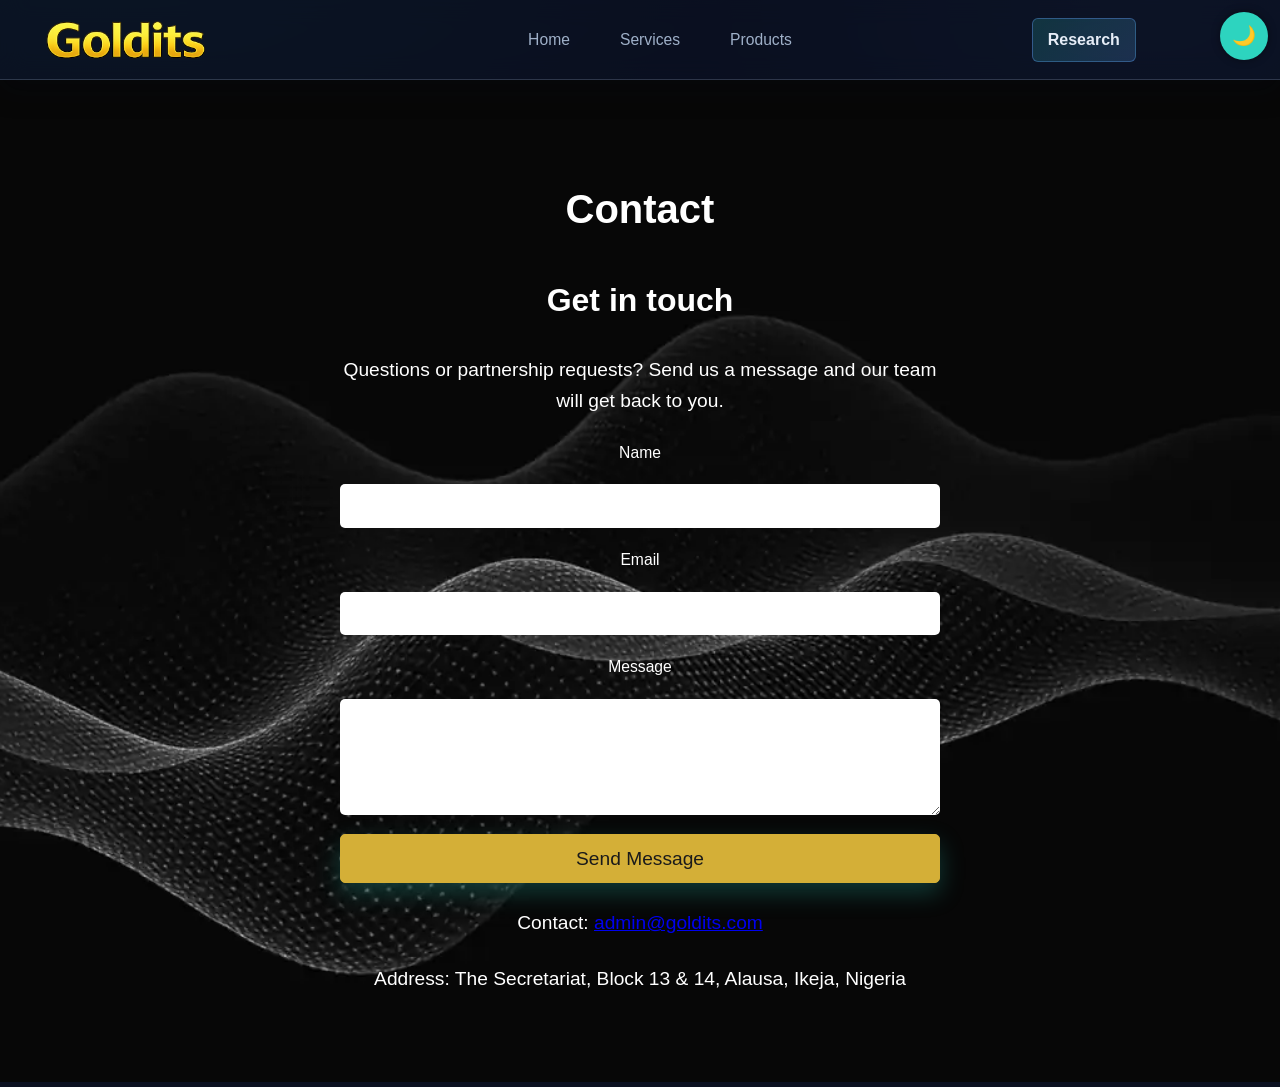
<file: contact.html>
<!DOCTYPE html>
<html lang="en">
<head>
  <meta charset="UTF-8" />
  <meta name="viewport" content="width=device-width, initial-scale=1.0" />
  <meta name="theme-color" content="#0b1020" />
  <link rel="icon" type="image/png" href="gos.png" />
  <link rel="apple-touch-icon" href="gologo.webp" />
  <link rel="manifest" href="site.webmanifest" />
  <title>Contact | Goldits</title>
  <meta name="description" content="Contact Goldits to discuss GIS platform integrations, deployments, and geospatial solutions." />
  <meta name="keywords" content="contact GIS nigeria, contact GIS africa, map nigeria services, map africa services, geofencing nigeria support, tracking nigeria solutions, tracking africa solutions, postal code nigeria API, postal code africa data, routing and geocoding nigeria africa" />
  <meta name="robots" content="index, follow" />
  <meta name="geo.region" content="NG" />
  <meta name="geo.placename" content="Nigeria" />
  <link rel="canonical" href="https://goldits.com/contact.html" />
  <meta property="og:type" content="website" />
  <meta property="og:site_name" content="Goldits" />
  <meta property="og:title" content="Contact | Goldits" />
  <meta property="og:description" content="Contact Goldits to discuss GIS platform integrations, deployments, and geospatial solutions." />
  <meta property="og:url" content="https://goldits.com/contact.html" />
  <meta property="og:image" content="https://goldits.com/assets/img/maprend.webp" />
  <meta name="twitter:card" content="summary_large_image" />
  <meta name="twitter:title" content="Contact | Goldits" />
  <meta name="twitter:description" content="Contact Goldits to discuss GIS platform integrations, deployments, and geospatial solutions." />
  <meta name="twitter:image" content="https://goldits.com/assets/img/maprend.webp" />
  <script>
    try {
      if (localStorage.getItem("theme") === "light") {
        document.documentElement.classList.add("light");
      }
    } catch (_) {}
  </script>
  <link rel="stylesheet" href="assets/css/style.css" />
</head>
<body>
  <button id="theme-toggle" aria-label="Toggle theme">🌙</button>
  <a href="#main-content" class="skip-link">Skip to main content</a>

  <nav class="navbar" role="navigation" aria-label="Primary">
    <div class="navbar__container">
      <a href="/" id="navbar__logo">
        <img src="gologo.webp" alt="ALGO Logo" loading="eager" decoding="async" fetchpriority="high" />
      </a>
      <div class="navbar__toggle" id="mobile-menu" role="button" aria-label="Toggle menu" aria-controls="primary-menu" aria-expanded="false" tabindex="0">
        <span class="bar"></span><span class="bar"></span><span class="bar"></span>
      </div>
      <ul class="navbar__menu" id="primary-menu">
        <li class="navbar__item"><a href="/" class="navbar__links">Home</a></li>
        <li class="navbar__item"><a href="/#core-geospatial-services" class="navbar__links">Services</a></li>
        <li class="navbar__item"><a href="/#products-overview" class="navbar__links">Products</a></li>
        <li class="navbar__item mobile-only"><a href="/#research" class="navbar__links">Research</a></li>
      </ul>
      <a href="/#research" class="navbar__research">Research</a>
    </div>
  </nav>

  <main id="main-content" role="main">
    <section class="contact">
      <div class="contact__container">
        <h1>Contact</h1>
        <h2>Get in touch</h2>
        <p>Questions or partnership requests? Send us a message and our team will get back to you.</p>
        <form class="contact__form" action="https://formsubmit.co/apply.async@gmail.com" method="post">
          <input type="hidden" name="form_type" value="Contact Form" />
          <input type="hidden" name="_subject" value="Goldits Contact Form Submission" />
          <input type="hidden" name="_template" value="table" />
          <input type="text" name="_honey" style="display:none" tabindex="-1" autocomplete="off" />
          <label for="name">Name</label>
          <input type="text" id="name" name="name" autocomplete="name" required />

          <label for="email">Email</label>
          <input type="email" id="email" name="email" autocomplete="email" required />

          <label for="message">Message</label>
          <textarea id="message" name="message" rows="5" required></textarea>

          <button type="submit" class="btn btn-primary">Send Message</button>
        </form>
        <p>Contact: <a href="mailto:admin@goldits.com">admin@goldits.com</a></p>
        
        <p>Address: The Secretariat, Block 13 &amp; 14, Alausa, Ikeja, Nigeria</p>
      </div>
    </section>
  </main>

  <script src="script.js" defer></script>
</body>
</html>
</file>
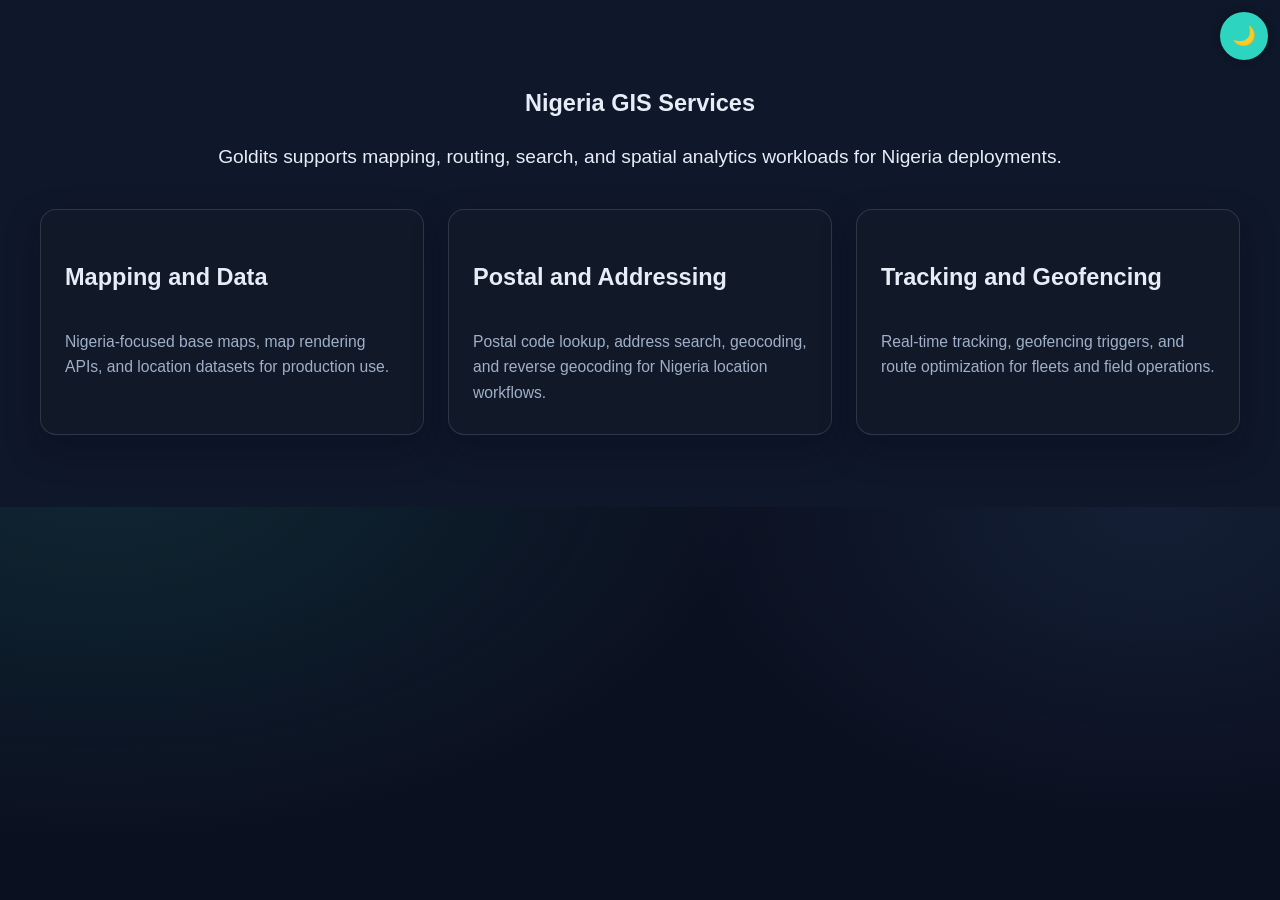
<file: nigeria-gis.html>
<!DOCTYPE html>
<html lang="en">
<head>
  <meta charset="UTF-8" />
  <meta name="viewport" content="width=device-width, initial-scale=1.0" />
  <meta name="theme-color" content="#0b1020" />
  <link rel="icon" type="image/png" href="gos.png" />
  <link rel="apple-touch-icon" href="gologo.webp" />
  <link rel="manifest" href="site.webmanifest" />
  <title>Nigeria GIS Platform | Goldits</title>
  <meta name="description" content="Goldits provides GIS solutions in Nigeria for map rendering, routing, geocoding, postal code lookup, geofencing, and fleet tracking." />
  <meta name="keywords" content="nigeria gis, nigeria map, map nigeria, nigeria mapping platform, postal code nigeria, nigeria postal code api, geofencing nigeria, gps tracking nigeria, fleet tracking nigeria, routing nigeria, geocoding nigeria, address verification nigeria, location intelligence nigeria" />
  <meta name="robots" content="index, follow, max-image-preview:large" />
  <meta name="geo.region" content="NG" />
  <meta name="geo.placename" content="Nigeria" />
  <link rel="canonical" href="https://goldits.com/nigeria-gis.html" />
  <meta property="og:type" content="website" />
  <meta property="og:site_name" content="Goldits" />
  <meta property="og:title" content="Nigeria GIS Platform | Goldits" />
  <meta property="og:description" content="GIS in Nigeria: mapping, routing, geocoding, postal code intelligence, geofencing, and tracking." />
  <meta property="og:url" content="https://goldits.com/nigeria-gis.html" />
  <meta property="og:image" content="https://goldits.com/assets/img/maprend.webp" />
  <meta name="twitter:card" content="summary_large_image" />
  <meta name="twitter:title" content="Nigeria GIS Platform | Goldits" />
  <meta name="twitter:description" content="GIS in Nigeria: mapping, routing, geocoding, postal code intelligence, geofencing, and tracking." />
  <meta name="twitter:image" content="https://goldits.com/assets/img/maprend.webp" />
  <script type="application/ld+json">
    {
      "@context": "https://schema.org",
      "@graph": [
        {
          "@type": "WebPage",
          "name": "Nigeria GIS Platform",
          "url": "https://goldits.com/nigeria-gis.html",
          "isPartOf": {
            "@type": "WebSite",
            "name": "Goldits",
            "url": "https://goldits.com/"
          },
          "about": [
            "Nigeria map",
            "Postal code Nigeria",
            "Geofencing Nigeria",
            "Tracking Nigeria"
          ]
        },
        {
          "@type": "Service",
          "name": "Nigeria GIS Services",
          "provider": {
            "@type": "Organization",
            "name": "Goldits",
            "url": "https://goldits.com/"
          },
          "areaServed": {
            "@type": "Country",
            "name": "Nigeria"
          },
          "serviceType": "GIS Platform Services"
        }
      ]
    }
  </script>
  <script>
    try {
      if (localStorage.getItem("theme") === "light") {
        document.documentElement.classList.add("light");
      }
    } catch (_) {}
  </script>
  <link rel="stylesheet" href="assets/css/style.css" />
</head>
<body>
  <button id="theme-toggle" aria-label="Toggle theme">🌙</button>
  <a href="#main-content" class="skip-link">Skip to main content</a>

  <main id="main-content" role="main">
    <section class="services">
      <div class="services__header">
        <h1>Nigeria GIS Services</h1>
        <p>Goldits supports mapping, routing, search, and spatial analytics workloads for Nigeria deployments.</p>
      </div>
      <div class="services__container">
        <article class="service__card">
          <div class="card-content">
            <h2>Mapping and Data</h2>
            <p>Nigeria-focused base maps, map rendering APIs, and location datasets for production use.</p>
          </div>
        </article>
        <article class="service__card">
          <div class="card-content">
            <h2>Postal and Addressing</h2>
            <p>Postal code lookup, address search, geocoding, and reverse geocoding for Nigeria location workflows.</p>
          </div>
        </article>
        <article class="service__card">
          <div class="card-content">
            <h2>Tracking and Geofencing</h2>
            <p>Real-time tracking, geofencing triggers, and route optimization for fleets and field operations.</p>
          </div>
        </article>
      </div>
    </section>
  </main>

  <script src="script.js" defer></script>
</body>
</html>
</file>
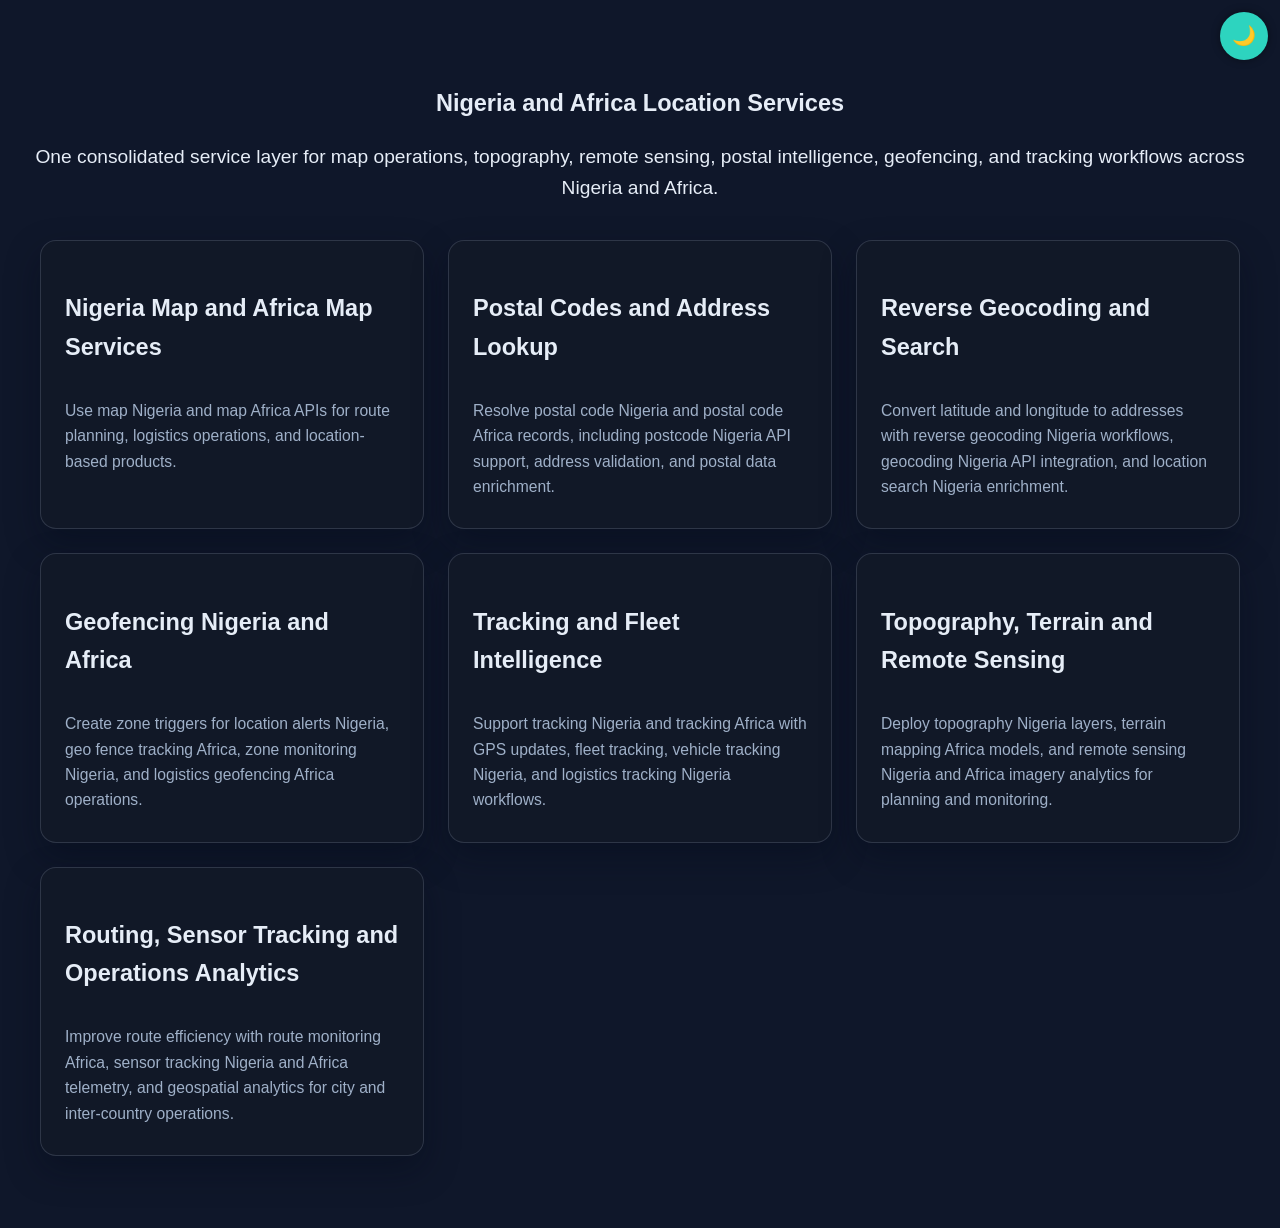
<file: nigseo.html>
<!DOCTYPE html>
<html lang="en">
<head>
  <meta charset="UTF-8" />
  <meta name="viewport" content="width=device-width, initial-scale=1.0" />
  <meta name="theme-color" content="#0b1020" />
  <link rel="icon" type="image/png" href="gos.png" />
  <link rel="apple-touch-icon" href="gologo.webp" />
  <link rel="manifest" href="site.webmanifest" />
  <title>Nigeria and Africa Location Services | Goldits GIS</title>
  <meta name="description" content="Goldits location services for Nigeria and Africa: map APIs, postal code lookup, reverse geocoding, geofencing, topography, terrain mapping, remote sensing analytics, sensor tracking, and route intelligence." />
  <meta name="keywords" content="nigeria map, map nigeria, nigeria gis, gis nigeria, nigeria mapping platform, nigeria map api, map africa, africa map, africa gis, gis africa, africa mapping platform, africa map api, postal code nigeria, nigeria postal code api, postcode nigeria api, postcode lookup nigeria, nigeria postal data, postal code africa, africa postal code data, reverse geocoding nigeria, reverse geocoding africa, geocoding nigeria api, geocoding africa, nigeria coordinates to address, address lookup nigeria, address verification nigeria, address database africa, location search nigeria, local search africa, place lookup africa, geofencing nigeria, geofencing africa, location alerts nigeria, geo fence tracking africa, zone monitoring nigeria, logistics geofencing africa, tracking nigeria, tracking africa, gps tracking nigeria, gps tracking africa, fleet tracking nigeria, fleet tracking africa, vehicle tracking nigeria, vehicle tracking africa, route monitoring africa, logistics tracking nigeria, route optimization nigeria, route optimization africa, routing nigeria, routing africa, routing api africa, navigation africa, location intelligence nigeria, location intelligence africa, spatial analytics africa, geospatial services africa, topography nigeria, topographic maps nigeria, terrain mapping africa, terrain models nigeria, dem nigeria, dem africa, remote sensing nigeria, remote sensing africa, imagery processing nigeria, satellite imagery africa, sensor tracking nigeria, sensor tracking africa, iot tracking nigeria, field sensor mapping africa" />
  <meta name="robots" content="index, follow, max-image-preview:large" />
  <meta name="geo.region" content="NG" />
  <meta name="geo.placename" content="Nigeria" />
  <link rel="canonical" href="https://goldits.com/nigseo.html" />
  <meta property="og:type" content="article" />
  <meta property="og:site_name" content="Goldits" />
  <meta property="og:title" content="Nigeria and Africa Location Services | Goldits GIS" />
  <meta property="og:description" content="Map Nigeria and map Africa services with topography, terrain mapping, remote sensing analytics, sensor tracking, postal codes, and geofencing." />
  <meta property="og:url" content="https://goldits.com/nigseo.html" />
  <meta property="og:image" content="https://goldits.com/assets/img/maprend.webp" />
  <meta name="twitter:card" content="summary_large_image" />
  <meta name="twitter:title" content="Nigeria and Africa Location Services | Goldits GIS" />
  <meta name="twitter:description" content="Map Nigeria and map Africa services with topography, terrain mapping, remote sensing analytics, sensor tracking, postal codes, and geofencing." />
  <meta name="twitter:image" content="https://goldits.com/assets/img/maprend.webp" />
  <script type="application/ld+json">
    {
      "@context": "https://schema.org",
      "@graph": [
        {
          "@type": "Article",
          "headline": "Nigeria and Africa Location Services",
          "author": { "@type": "Organization", "name": "Goldits" },
          "publisher": { "@type": "Organization", "name": "Goldits" },
          "mainEntityOfPage": "https://goldits.com/nigseo.html",
          "about": [
            "Nigeria map",
            "Map Africa",
            "Africa map",
            "Map Nigeria",
            "Postal code Nigeria",
            "Postal code Africa",
            "Reverse geocoding Nigeria",
            "Reverse geocoding Africa",
            "Geocoding Nigeria API",
            "Geocoding Africa",
            "Geofencing Nigeria",
            "Geofencing Africa",
            "Tracking Nigeria",
            "Tracking Africa",
            "Fleet tracking Nigeria",
            "Fleet tracking Africa",
            "Route optimization Nigeria",
            "Route optimization Africa",
            "Address lookup Nigeria",
            "Location intelligence Africa",
            "Topography Nigeria",
            "Terrain mapping Africa",
            "Remote sensing Nigeria",
            "Remote sensing Africa",
            "Sensor tracking Nigeria",
            "Sensor tracking Africa"
          ]
        },
        {
          "@type": "Service",
          "name": "Nigeria and Africa GIS Location Services",
          "provider": { "@type": "Organization", "name": "Goldits", "url": "https://goldits.com/" },
          "areaServed": ["Nigeria", "Africa"],
          "serviceType": "Map APIs, postal lookup, geocoding, geofencing, topography, remote sensing, and sensor tracking"
        }
      ]
    }
  </script>
  <script>
    try {
      if (localStorage.getItem("theme") === "light") {
        document.documentElement.classList.add("light");
      }
    } catch (_) {}
  </script>
  <link rel="stylesheet" href="assets/css/style.css" />
</head>
<body>
  <button id="theme-toggle" aria-label="Toggle theme">🌙</button>
  <a href="#main-content" class="skip-link">Skip to main content</a>
  <main id="main-content" role="main">
    <section class="services">
      <div class="services__header">
        <h1>Nigeria and Africa Location Services</h1>
        <p>One consolidated service layer for map operations, topography, remote sensing, postal intelligence, geofencing, and tracking workflows across Nigeria and Africa.</p>
      </div>
      <div class="services__container">
        <article class="service__card">
          <div class="card-content">
            <h2>Nigeria Map and Africa Map Services</h2>
            <p>Use map Nigeria and map Africa APIs for route planning, logistics operations, and location-based products.</p>
          </div>
        </article>
        <article class="service__card">
          <div class="card-content">
            <h2>Postal Codes and Address Lookup</h2>
            <p>Resolve postal code Nigeria and postal code Africa records, including postcode Nigeria API support, address validation, and postal data enrichment.</p>
          </div>
        </article>
        <article class="service__card">
          <div class="card-content">
            <h2>Reverse Geocoding and Search</h2>
            <p>Convert latitude and longitude to addresses with reverse geocoding Nigeria workflows, geocoding Nigeria API integration, and location search Nigeria enrichment.</p>
          </div>
        </article>
        <article class="service__card">
          <div class="card-content">
            <h2>Geofencing Nigeria and Africa</h2>
            <p>Create zone triggers for location alerts Nigeria, geo fence tracking Africa, zone monitoring Nigeria, and logistics geofencing Africa operations.</p>
          </div>
        </article>
        <article class="service__card">
          <div class="card-content">
            <h2>Tracking and Fleet Intelligence</h2>
            <p>Support tracking Nigeria and tracking Africa with GPS updates, fleet tracking, vehicle tracking Nigeria, and logistics tracking Nigeria workflows.</p>
          </div>
        </article>
        <article class="service__card">
          <div class="card-content">
            <h2>Topography, Terrain and Remote Sensing</h2>
            <p>Deploy topography Nigeria layers, terrain mapping Africa models, and remote sensing Nigeria and Africa imagery analytics for planning and monitoring.</p>
          </div>
        </article>
        <article class="service__card">
          <div class="card-content">
            <h2>Routing, Sensor Tracking and Operations Analytics</h2>
            <p>Improve route efficiency with route monitoring Africa, sensor tracking Nigeria and Africa telemetry, and geospatial analytics for city and inter-country operations.</p>
          </div>
        </article>
      </div>
    </section>
  </main>
  <script src="script.js" defer></script>
</body>
</html>
</file>
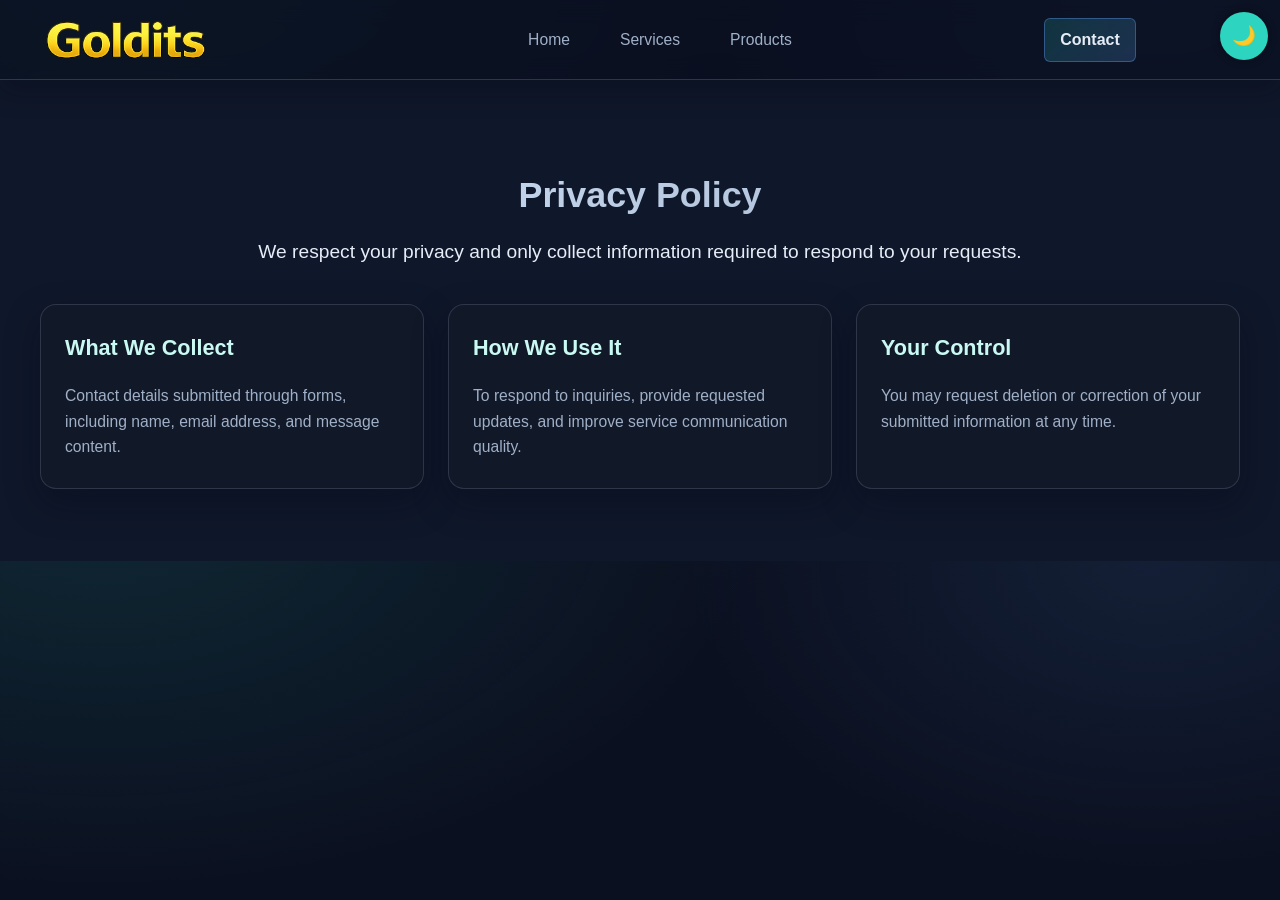
<file: privacy.html>
<!DOCTYPE html>
<html lang="en">
<head>
  <meta charset="UTF-8" />
  <meta name="viewport" content="width=device-width, initial-scale=1.0" />
  <meta name="theme-color" content="#0b1020" />
  <link rel="icon" type="image/png" href="gos.png" />
  <link rel="apple-touch-icon" href="gologo.webp" />
  <link rel="manifest" href="site.webmanifest" />
  <title>Privacy Policy | Goldits</title>
  <link rel="canonical" href="https://goldits.com/privacy.html" />
  <meta property="og:type" content="website" />
  <meta property="og:site_name" content="Goldits" />
  <meta property="og:title" content="Privacy Policy | Goldits" />
  <meta property="og:description" content="Privacy policy for Goldits website and newsletter signups." />
  <meta property="og:url" content="https://goldits.com/privacy.html" />
  <meta property="og:image" content="https://goldits.com/assets/img/maprend.webp" />
  <meta name="twitter:card" content="summary_large_image" />
  <meta name="twitter:title" content="Privacy Policy | Goldits" />
  <meta name="twitter:description" content="Privacy policy for Goldits website and newsletter signups." />
  <meta name="twitter:image" content="https://goldits.com/assets/img/maprend.webp" />
  <meta name="description" content="Privacy policy for Goldits website and newsletter signups." />
  <meta name="keywords" content="GIS privacy nigeria, GIS privacy africa, map nigeria data policy, map africa data policy, tracking data nigeria, geofencing data africa, postal code nigeria dataset privacy, geospatial compliance africa" />
  <meta name="robots" content="index, follow" />
  <meta name="geo.region" content="NG" />
  <meta name="geo.placename" content="Nigeria" />
  <script>
    try {
      if (localStorage.getItem("theme") === "light") {
        document.documentElement.classList.add("light");
      }
    } catch (_) {}
  </script>
  <link rel="stylesheet" href="assets/css/style.css" />
</head>
<body>
  <button id="theme-toggle" aria-label="Toggle theme">🌙</button>
  <a href="#main-content" class="skip-link">Skip to main content</a>

  <nav class="navbar" role="navigation" aria-label="Primary">
    <div class="navbar__container">
      <a href="/" id="navbar__logo">
        <img src="gologo.webp" alt="ALGO Logo" loading="eager" decoding="async" fetchpriority="high" />
      </a>
      <div class="navbar__toggle" id="mobile-menu" role="button" aria-label="Toggle menu" aria-controls="primary-menu" aria-expanded="false" tabindex="0">
        <span class="bar"></span><span class="bar"></span><span class="bar"></span>
      </div>
      <ul class="navbar__menu" id="primary-menu">
        <li class="navbar__item"><a href="/" class="navbar__links">Home</a></li>
        <li class="navbar__item"><a href="/#core-geospatial-services" class="navbar__links">Services</a></li>
        <li class="navbar__item"><a href="/#products-overview" class="navbar__links">Products</a></li>
        <li class="navbar__item mobile-only"><a href="/#research" class="navbar__links">Research</a></li>
      </ul>
      <a href="contact.html" class="navbar__research">Contact</a>
    </div>
  </nav>

  <main id="main-content" role="main">
    <section class="services">
      <div class="services__header">
        <h2>Privacy Policy</h2>
        <p>We respect your privacy and only collect information required to respond to your requests.</p>
      </div>
      <div class="services__container">
        <article class="service__card">
          <div class="card-content">
            <h3>What We Collect</h3>
            <p>Contact details submitted through forms, including name, email address, and message content.</p>
          </div>
        </article>
        <article class="service__card">
          <div class="card-content">
            <h3>How We Use It</h3>
            <p>To respond to inquiries, provide requested updates, and improve service communication quality.</p>
          </div>
        </article>
        <article class="service__card">
          <div class="card-content">
            <h3>Your Control</h3>
            <p>You may request deletion or correction of your submitted information at any time.</p>
          </div>
        </article>
      </div>
    </section>
  </main>

  <script src="script.js" defer></script>
</body>
</html>
</file>
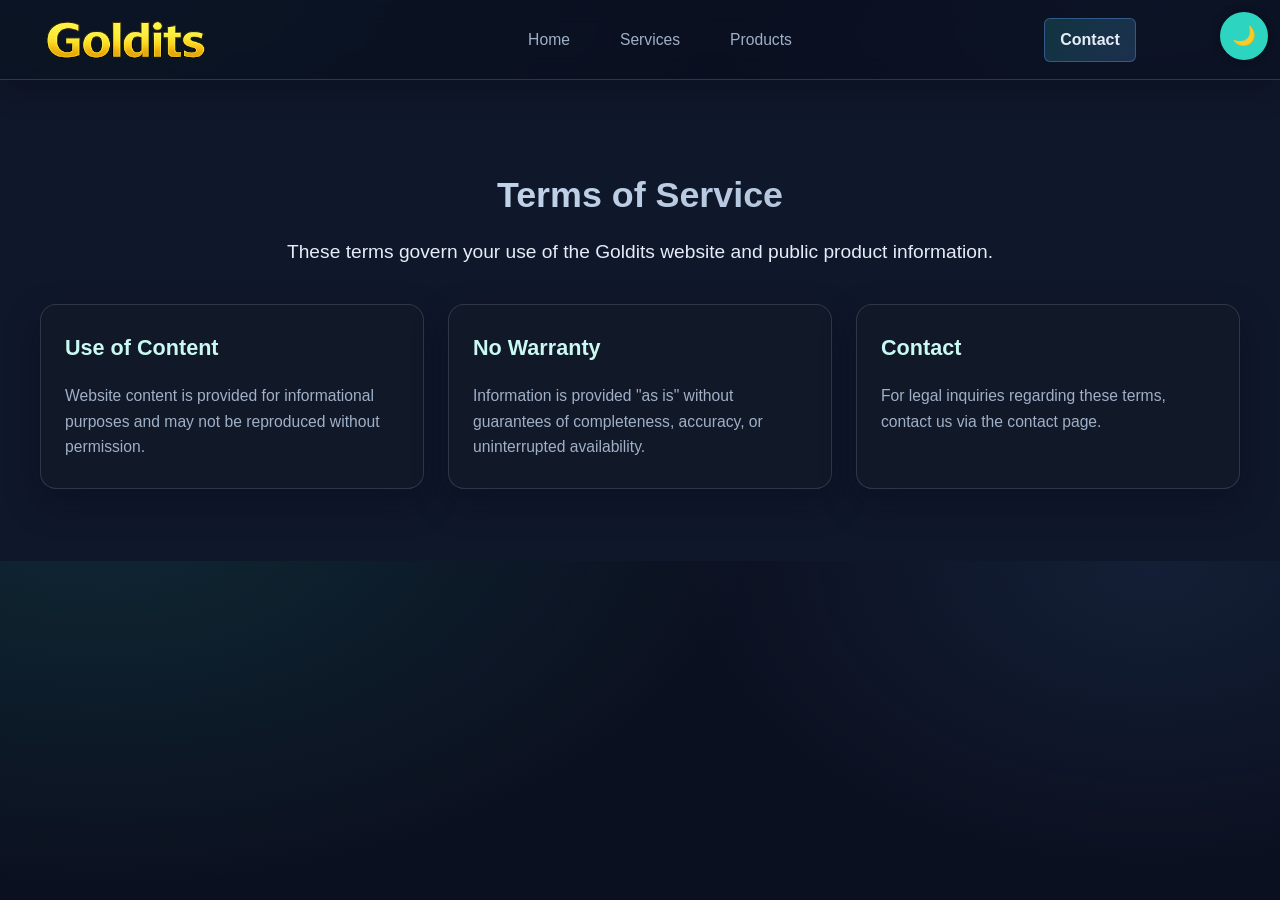
<file: terms.html>
<!DOCTYPE html>
<html lang="en">
<head>
  <meta charset="UTF-8" />
  <meta name="viewport" content="width=device-width, initial-scale=1.0" />
  <meta name="theme-color" content="#0b1020" />
  <link rel="icon" type="image/png" href="gos.png" />
  <link rel="apple-touch-icon" href="gologo.webp" />
  <link rel="manifest" href="site.webmanifest" />
  <title>Terms of Service | Goldits</title>
  <meta name="description" content="Terms of service for Goldits website and platform information." />
  <link rel="canonical" href="https://goldits.com/terms.html" />
  <meta property="og:type" content="website" />
  <meta property="og:site_name" content="Goldits" />
  <meta property="og:title" content="Terms of Service | Goldits" />
  <meta property="og:description" content="Terms of service for Goldits website and platform information." />
  <meta property="og:url" content="https://goldits.com/terms.html" />
  <meta property="og:image" content="https://goldits.com/assets/img/maprend.webp" />
  <meta name="twitter:card" content="summary_large_image" />
  <meta name="twitter:title" content="Terms of Service | Goldits" />
  <meta name="twitter:description" content="Terms of service for Goldits website and platform information." />
  <meta name="twitter:image" content="https://goldits.com/assets/img/maprend.webp" />
  <meta name="keywords" content="GIS terms nigeria, GIS terms africa, map nigeria platform terms, map africa platform terms, geofencing nigeria legal, tracking africa legal, postal code nigeria licensing, geospatial services africa terms" />
  <meta name="robots" content="index, follow" />
  <meta name="geo.region" content="NG" />
  <meta name="geo.placename" content="Nigeria" />
  <script>
    try {
      if (localStorage.getItem("theme") === "light") {
        document.documentElement.classList.add("light");
      }
    } catch (_) {}
  </script>
  <link rel="stylesheet" href="assets/css/style.css" />
</head>
<body>
  <button id="theme-toggle" aria-label="Toggle theme">🌙</button>
  <a href="#main-content" class="skip-link">Skip to main content</a>

  <nav class="navbar" role="navigation" aria-label="Primary">
    <div class="navbar__container">
      <a href="/" id="navbar__logo">
        <img src="gologo.webp" alt="Goldits Logo" loading="eager" decoding="async" fetchpriority="high" />
      </a>
      <div class="navbar__toggle" id="mobile-menu" role="button" aria-label="Toggle menu" aria-controls="primary-menu" aria-expanded="false" tabindex="0">
        <span class="bar"></span><span class="bar"></span><span class="bar"></span>
      </div>
      <ul class="navbar__menu" id="primary-menu">
        <li class="navbar__item"><a href="/" class="navbar__links">Home</a></li>
        <li class="navbar__item"><a href="/#core-geospatial-services" class="navbar__links">Services</a></li>
        <li class="navbar__item"><a href="/#products-overview" class="navbar__links">Products</a></li>
        <li class="navbar__item mobile-only"><a href="/#research" class="navbar__links">Research</a></li>
      </ul>
      <a href="contact.html" class="navbar__research">Contact</a>
    </div>
  </nav>

  <main id="main-content" role="main">
    <section class="services">
      <div class="services__header">
        <h2>Terms of Service</h2>
        <p>These terms govern your use of the Goldits website and public product information.</p>
      </div>
      <div class="services__container">
        <article class="service__card">
          <div class="card-content">
            <h3>Use of Content</h3>
            <p>Website content is provided for informational purposes and may not be reproduced without permission.</p>
          </div>
        </article>
        <article class="service__card">
          <div class="card-content">
            <h3>No Warranty</h3>
            <p>Information is provided "as is" without guarantees of completeness, accuracy, or uninterrupted availability.</p>
          </div>
        </article>
        <article class="service__card">
          <div class="card-content">
            <h3>Contact</h3>
            <p>For legal inquiries regarding these terms, contact us via the contact page.</p>
          </div>
        </article>
      </div>
    </section>
  </main>

  <script src="script.js" defer></script>
</body>
</html>
</file>
<file: assets/css/style.css>
#theme-toggle {
  position: fixed;
  top: max(0.75rem, env(safe-area-inset-top));
  right: max(0.75rem, env(safe-area-inset-right));
  background: var(--primary);
  color: var(--background);
  border: none;
  width: clamp(2.5rem, 4vw, 3rem);
  height: clamp(2.5rem, 4vw, 3rem);
  min-width: 2.5rem;
  min-height: 2.5rem;
  padding: 0;
  display: inline-flex;
  align-items: center;
  justify-content: center;
  border-radius: 50%;
  font-size: clamp(1rem, 2vw, 1.2rem);
  line-height: 1;
  cursor: pointer;
  box-shadow: 0 0 8px rgba(0,0,0,0.4);
  z-index: 9999;
  transition: background-color 0.3s ease, color 0.3s ease, transform 0.2s ease;
}

#theme-toggle:hover {
  background: var(--accent);
  color: var(--secondary);
}

#theme-toggle:active {
  transform: scale(0.96);
}

@media (max-width: 960px) {
  #theme-toggle {
    top: auto;
    bottom: max(0.75rem, env(safe-area-inset-bottom));
    right: max(0.75rem, env(safe-area-inset-right));
  }
}

@media (max-width: 600px) {
  #theme-toggle {
    bottom: max(0.5rem, env(safe-area-inset-bottom));
    right: max(0.5rem, env(safe-area-inset-right));
    width: 2.35rem;
    height: 2.35rem;
    font-size: 1rem;
  }
}

html {
  scroll-behavior: smooth;
  transition: background-color 0.4s ease, color 0.4s ease;
}

:focus-visible {
  outline: 2px solid var(--primary);
  outline-offset: 2px;
}

@media (prefers-reduced-motion: reduce) {
  html {
    scroll-behavior: auto;
  }
}
/* Responsive text, icons, and images */
@media (max-width: 1024px) {
  body {
    font-size: 1rem;
  }
  h1, h2, h3, h4 {
    font-size: 2rem;
  }
  .hero__content h1 {
    font-size: 2.2rem;
  }
  .hero__content p {
    font-size: 1.05rem;
  }
  .hero__image img, .service__card img, .core-group-preview img {
    max-width: 100%;
    height: auto;
    border-radius: 0.7rem;
  }
  .btn {
    padding: 0.7rem 1.2rem;
    font-size: 0.95rem;
  }
}

@media (max-width: 600px) {
  h1, h2, h3, h4 {
    font-size: 1.3rem;
  }
  .hero__content h1 {
    font-size: 1.5rem;
  }
  .hero__content p {
    font-size: 0.98rem;
  }
  .btn {
    padding: 0.5rem 0.8rem;
    font-size: 0.85rem;
  }
}
/* Accessible buttons for topics and subtopics */
.core-services-section .topic-button,
.core-services-section .subtopic-button {
  background: none;
  border: none;
  padding: 0;
  font: inherit;
  color: inherit;
  cursor: pointer;
  text-align: left;
}
.core-services-section .topic-button:focus,
.core-services-section .subtopic-button:focus {
  outline: none;
  box-shadow: none;
}
.core-services-section h3 .topic-button {
  font-weight: inherit;
  font-size: inherit;
}
.core-services-section .subtopic-button {
  display: inline-block;
  width: 100%;
}
/* CSS Variables for Core Geospatial Services */
:root {
  --service-heading-size: 1.4rem;
  --service-icon-size: 24px;
  --service-line-height: 1.4;
  --service-spacing: 0.75rem;
  /* Dark theme (default) */
  --background: #0d0d0d;
  --text: #ffffff;
  --text-secondary: #cccccc;
  --text-muted: #c0c4cd;
  --primary: #00cfff;
  --primary-hover: #4da6ff;
  --secondary: #1a1a1a;
  --accent: #00cfff;
  --card-bg: #131313;
  --card-border: #333;
  --section-bg: #0d0d0d;
  --navbar-bg: rgba(0,0,0,0.40);
}

:root.light {
  --background: #f4f8ff;
  --text: #10203a;
  --text-secondary: #3f5577;
  --text-muted: #62779a;
  --primary: #1f8cff;
  --primary-hover: #36b0ff;
  --secondary: #e9f2ff;
  --accent: #10b981;
  --card-bg: #ffffff;
  --card-border: rgba(31, 140, 255, 0.18);
  --section-bg: #eef4ff;
  --navbar-bg: rgba(244, 248, 255, 0.88);
}
/* wrap list + preview */
/* Two independent group panels */
.core-services-section .core-group-panel {
  display: flex;
  gap: 2rem;
  margin-bottom: 2rem;
}
.core-services-section .core-group-list {
  flex: 1 1 50%;
}
@media (max-width: 768px) {
  .core-services-section .core-group-panel {
    flex-direction: column;
  }
  .core-services-section .core-group-preview {
    display: none;
  }
  /* per-card expansion images continue to show under each line */
}
/* Ensure group preview is hidden and list stacks on screens up to 1024 px */
@media (max-width: 1024px) {
  .core-services-section .core-group-panel {
    flex-direction: column;
  }
  .core-services-section .core-group-preview {
    display: none !important;
  }
}
/* Legacy per-card inline image rules removed; cards use topic background images. */
/* Responsive typography/icon scaling for service lines */
@media (max-width: 768px) {
  :root {
    --service-heading-size: 1.25rem;
    --service-icon-size: 28px;
  }
}
@media (max-width: 480px) {
  :root {
    --service-heading-size: 1.1rem;
    --service-icon-size: 24px;
  }
}
/* Core Services Exact Leslie-Style */
@media (max-width: 768px) {
  .core-services-section .core-group-list .core-line,
  .core-services-section .core-group-list hr {
    width: 100%;
  }
}

.core-services-section .core-header {
  display: flex;
  align-items: center;
  justify-content: center !important;
  gap: var(--service-spacing) !important;
  padding: var(--service-spacing) 0 !important;
}

.core-services-section .core-summary {
  margin-left: 1rem;
  color: #ccc;
  font-size: 0.95rem;
  flex-grow: 1;
}

.core-services-section .core-line:hover .toggle-icon,
.core-services-section .core-line:focus-within .toggle-icon,
.core-services-section .core-line.expanded .toggle-icon {
  opacity: 1;
}

.core-services-section .core-detail li {
  margin-bottom: 0.5rem;
  font-size: 0.95rem;
  color: #ccc;
}
.core-services-section .core-line.expanded .core-detail {
  display: block;
}
.core-services-section .core-line.expanded .core-summary {
  display: none;
}
/* Core Services Section */
.core-services-section {
  border-radius: 0;
  background: transparent;
  text-align: center;
}

.core-services-section::before {
  content: none !important;
  display: none !important;
}

body {
  margin: 0;
  font-family: sans-serif;
  box-sizing: border-box;
  padding: 0;
}
.navbar {
  background: transparent;
  position: sticky;
  top: 0;
  z-index: 999;
  height: 80px;
  display: flex;
  justify-content: center;
  align-items: center;
  font-size: 1rem;
  box-shadow: none;
}
.navbar::before {
  content: "";
  position: absolute;
  inset: 0;
  background: var(--navbar-bg);
  backdrop-filter: blur(12px);
  -webkit-backdrop-filter: blur(12px);
  border-bottom: 1px solid rgba(255,255,255,0.15);
  pointer-events: none;
  transition: background 0.4s ease;
}

 .navbar__container {
  display: flex;
  justify-content: space-between;
  align-items: center;
  height: 80px;
  z-index: 1;
  width: 100%;
  max-width: none;
  margin: 0 auto;
  padding: 0 5%;
  position: relative;
}

@media (max-width: 1200px) {
  .navbar__container {
    padding: 0 3.5%;
  }
}

@media (max-width: 1024px) {
  .navbar__container {
    padding: 0 1rem;
  }
}

@media (max-width: 600px) {
  .navbar__container {
    padding: 0 0.5rem;
  }
}

#navbar__logo {
  background:linear-gradient(to top,#00cfff,#4da6ff);
  background-clip:text;
  -webkit-background-clip:text;
  color:transparent;
  font-size:1.5rem;
  font-weight:bold;
  text-decoration:none;
  display:flex;
  align-items:center;
  cursor:pointer;
  transition:transform 0.3s ease;
  margin-left: 0;
}

#navbar__logo img {
  height: auto;
  width: auto;
  max-width: 160px;
  max-height: 38px;
  object-fit: contain;
  display: block;
  margin-left: -2.4rem;
  margin-right: 0;
  padding: 0;
}


.navbar__menu {
  display: flex;
  align-items: center;
  list-style: none;
  gap: 1rem;
  /* margin: 0 auto; */
  justify-content: center;
  position: absolute;
  left: 50%;
  transform: translateX(-50%);
}

.navbar__links {
  color: var(--text-secondary);
  display: flex;
  align-items: center;
  justify-content: center;
  text-decoration: none;
  padding: 0.5rem 1rem;  /* increase clickable area */
  height: 100%;
  transition: color 0.3s ease, background-color 0.3s ease;
  border-radius: 5px;   /* smooth corners */
}
.navbar__links:hover {
  color: var(--primary);
  background-color: rgba(0, 207, 255, 0.1); /* subtle hover background */
}

.navbar__research {
  background: var(--secondary);
  color: var(--text);
  padding: 0.5rem 0.95rem;
  border-radius: 6px;
  text-decoration: none;
  font-weight: 600;
  margin-left: auto;
  margin-right: 3.75rem;
  display: inline-flex;
  align-items: center;
  justify-content: center;
  transition: background 0.3s ease, color 0.3s ease;
}
.navbar__research:hover {
  background: var(--card-bg);
  color: var(--primary);
}
.mobile-only {
  display: none;
}
@media screen and (max-width: 960px) {
  .navbar__research {
    display: none;
  }
  .navbar__menu .mobile-only {
    display: block;
  }
}

@media (max-width: 1200px) {
  .navbar__research {
    padding: 0.42rem 0.8rem;
    font-size: 0.92rem;
    margin-right: 3.4rem;
  }
}
.navbar__links.active {
  border-bottom: 2px solid #00cfff;
  padding-bottom: 4px;
}
.navbar__toggle .bar {
  display: block;
  width: 25px;
  height: 3px;
  margin: 5px auto;
  transition: transform 0.3s ease-in-out, opacity 0.3s ease-in-out, background-color 0.3s ease-in-out;
  background: #fff;
  cursor: pointer;
}
#mobile-menu {
  display: none;
}
@media screen and (max-width: 960px) {
  #mobile-menu {
    display: block;
    position: absolute;
    right: 16px;
    top: 50%;
    transform: translateY(-50%);
  }
}


body {
  background-color: var(--background);
  color: var(--text);
  transition: background-color 0.4s ease, color 0.4s ease;
}

.hero {
  display: flex;
  flex-direction: row;
  justify-content: flex-start;
  align-items: stretch;
  padding: 6rem 5%;
  height: 65vh;
  color: white;
  text-shadow: 0 0 10px rgba(0,0,0,0.8);
  position: relative;
  overflow: hidden;
  background: none;
}

.hero__content {
  flex: 0 0 48%;
  display: flex;
  flex-direction: column;
  justify-content: center;
  align-items: flex-start;
  text-align: left;
  z-index: 2;
}

.hero__image {
  flex: 1 1 52%;
  display: flex;
  align-items: flex-end;
  justify-content: flex-end;
  position: relative;
  z-index: 1;
}
.hero__image img {
  width: 480px;
  max-width: 100%;
  height: auto;
  object-fit: contain;
  display: block;
  filter: drop-shadow(0 8px 32px rgba(0,0,0,0.18));
}

@media (max-width: 900px) {
  .hero__image img {
    width: 320px;
  }
}

@media (max-width: 768px) {
  .hero {
    flex-direction: column;
    padding: 2rem 1rem;
    height: auto;
  }
  .hero__content {
    flex: 1 1 100%;
    align-items: center;
    text-align: center;
    margin-bottom: 2rem;
  }
  .hero__image {
    justify-content: center;
    align-items: center;
    width: 100%;
    margin: 0 auto;
  }
  .hero__image img {
    width: 100%;
    max-width: 340px;
  }
}

@media (max-width: 768px) {
  .hero {
    background-position: center center;
    background-size: cover;
  }
}

 .hero__content h1 {
  font-size: 3.5rem;
  font-weight: 800;
  margin-bottom: 1.2rem;
  background: none;
  -webkit-background-clip: border-box;
  background-clip: border-box;
  -webkit-text-fill-color: currentColor;
  color: var(--primary);
}

@media (max-width: 1024px) {
  .hero__content h1 {
    font-size: 2.2rem !important;
  }
}

@media (max-width: 600px) {
  .hero__content h1 {
    font-size: 1.5rem !important;
  }
}

.hero__content p {
  font-size: 1.3rem;
  max-width: 700px;
  margin: 0 auto 2.5rem;
  color: var(--text-secondary);
}

.hero__buttons {
  display: flex;
  justify-content: center;
  align-items: center;
  gap: 1rem;
  flex-wrap: wrap;
}
.hero__buttons .btn {
  padding: 1rem 2rem;
  margin: 0 0.8rem;
  font-size: 1rem;
  border-radius: 30px;
  text-transform: uppercase;
  transition: transform 0.3s ease, box-shadow 0.3s ease, background-color 0.3s ease, color 0.3s ease, border-color 0.3s ease;
  box-shadow: 0 4px 15px rgba(0, 207, 255, 0.2);
}

.btn-primary {
  background-color: var(--primary);
  color: var(--background);
  transition: background-color 0.3s ease, color 0.3s ease;
  text-decoration: none;
}
.btn-primary:hover {
  background-color: var(--primary-hover);
}

.btn-secondary {
  background-color: var(--secondary);
  color: var(--text);
  border: 1px solid var(--text);
  transition: background-color 0.3s ease, color 0.3s ease, border-color 0.3s ease;
  text-decoration: none;
}

@media (max-width: 960px) {
  .hero {
    flex-direction: column;
    text-align: center;
    padding: 2rem;
  }

  .hero__content {
    max-width: 100%;
  }
}

.services {
  text-align: center;
  padding: 4rem 2rem;
  background-color: var(--section-bg);
  color: var(--text);
}

.services__header h2 {
  font-size: 2.5rem;
  margin-bottom: 1rem;
}

.services__header p {
  font-size: 1.2rem;
  margin-bottom: 3rem;
}

.services__container {
  display: grid;
  grid-template-columns: repeat(3, 1fr);
  gap: 2rem;
  justify-items: center;
  justify-content: center;
  padding: 0.5rem;
}

/* Make it responsive on smaller devices */
@media (max-width: 1024px) {
  .services__container {
    grid-template-columns: repeat(2, 1fr);
  }
}

@media (max-width: 640px) {
  .services__container {
    grid-template-columns: 1fr;
  }
}

.contact {
  background: url('../img/mesh.webp') no-repeat center center/cover;
  padding: 4rem 2rem;
  text-align: center;
  color: white;
}

.contact__container {
  max-width: 600px;
  margin: 0 auto;
}

.contact__container h1 {
  font-size: 2.5rem;
  font-weight: bold;
}

.contact__container h2 {
  font-size: 2rem;
  font-weight: bold;
  margin-top: 1rem;
}

.product-features h3 {
  align-self: start;

}

.contact__container p {
  font-size: 1.2rem;
  margin: 1.5rem 0;
}

.contact__form {
  display: flex;
  flex-direction: column;
  gap: 1.2rem;
}

.contact__form input,
.contact__form textarea {
  padding: 0.8rem;
  border: none;
  border-radius: 5px;
  font-size: 1rem;
}

.contact__form button {
  padding: 0.8rem;
  font-size: 1.2rem;
  background-color: #1a1a1a;
  color: white;
  border: 1px solid white;
  border-radius: 5px;
  cursor: pointer;
}

.product-features {
  padding: 3rem 2rem;
  text-align: center;
}

.product-features__box h2 {
  font-size: 2rem;
  margin-bottom: 1.5rem;
  text-align: center;
}

.product-features__box ul {
  list-style: none;
  padding: 0;
  text-align: left;
  font-size: 1.1rem;
}

.product-features__box li {
  margin-bottom: 1rem;
  padding-left: 1.5rem;
  position: relative;
}

.navbg-section::before {
  content: "";
  position: absolute;
  top: 0; left: 0; right: 0; bottom: 0;
  background: rgba(0, 0, 0, 0.7); /* Overlay to maintain text contrast */
  z-index: -1;
}

.footer {
  background: linear-gradient(140deg, #0d1a2b 0%, #15314a 48%, #1d4965 100%);
  color: #e8f2ff;
  padding: 2.25rem 1.25rem 0.85rem;
  margin-top: 0;
  font-family: "Segoe UI", sans-serif;
}

.footer__container {
  display: grid;
  grid-template-columns: 1.25fr 0.85fr 0.85fr 1.35fr;
  gap: 1.35rem;
  max-width: 1160px;
  margin: 0 auto;
  align-items: start;
}

.footer__brand,
.footer__links,
.footer__info {
  min-width: 0;
}

.footer__brand {
  padding-right: 0.5rem;
}

.footer__links h3,
.footer__info h3,
.footer__newsletter h3 {
  font-size: 1rem;
  margin: 0 0 0.7rem;
  color: #f3f9ff;
  letter-spacing: 0.01em;
}

.footer__brand h2 {
  font-size: 1.9rem;
  color: #7ae8ff;
  margin: 0 0 0.55rem;
  line-height: 1.1;
}

.footer__brand p {
  font-size: 0.94rem;
  color: #bfd3e9;
  max-width: 34ch;
  line-height: 1.55;
  margin: 0;
}

.footer__brand-logo {
  display: block;
  width: auto;
  max-width: 102px;
  max-height: 25px;
  margin: 0 0 0.55rem;
}

.footer__links ul,
.footer__info ul {
  list-style: none;
  padding: 0;
  margin: 0;
  display: grid;
  gap: 0.5rem;
}

.footer__links li,
.footer__info li {
  margin: 0;
}

.footer__links a,
.footer__info a {
  color: #d5e4f4;
  text-decoration: none;
  transition: color 0.2s ease, opacity 0.2s ease;
  font-size: 0.92rem;
  line-height: 1.4;
}

.footer__links a:hover,
.footer__info a:hover {
  color: #8de6ff;
  opacity: 1;
}

.footer__bottom {
  text-align: center;
  border-top: 1px solid rgba(175, 203, 229, 0.22);
  margin-top: 1.2rem;
  padding-top: 0.7rem;
  font-size: 0.82rem;
  color: #9fb5cd;
}

/* Footer Newsletter */
.footer__newsletter {
  min-width: 0;
  justify-self: stretch;
}

.newsletter-form {
  display: flex;
  align-items: center;
  gap: 0.5rem;
  width: 100%;
  max-width: 100%;
}

.newsletter-field { position: relative; flex: 1; }
.newsletter-field::before {
  content: "";
  position: absolute; left: 12px; top: 50%; transform: translateY(-50%);
  width: 20px; height: 16px; opacity: 0.55; background-repeat: no-repeat; background-size: contain;
  background-image: url('data:image/svg+xml;utf8,<svg xmlns="http://www.w3.org/2000/svg" width="20" height="16" viewBox="0 0 24 24" fill="%23999"><path d="M20 4H4c-1.1 0-2 .9-2 2v12c0 1.1.9 2 2 2h16c1.1 0 2-.9 2-2V6c0-1.1-.9-2-2-2zm0 4-8 5L4 8V6l8 5 8-5v2z"/></svg>');
}
.newsletter-input {
  width: 100%; height: 46px; border-radius: 12px; border: none; outline: none;
  background: #ffffff; color: #0f172a; padding: 0 0.9rem 0 2.4rem; /* room for envelope */
  box-shadow: 0 1px 0 rgba(0,0,0,0.04) inset;
}
.newsletter-button {
  width: 56px; height: 46px; border: 1px solid #d4af37; border-radius: 12px; background: #d4af37; cursor: pointer;
  display: inline-flex; align-items: center; justify-content: center;
  transition: transform 0.15s ease, filter 0.2s ease;
}
.newsletter-button:hover { filter: brightness(1.05); }
.newsletter-button:active { transform: translateY(1px); }
.newsletter-button svg path { fill: #ffffff !important; }
.newsletter-legal { font-size: 0.82rem; color: #aebcd2; margin-top: 0.62rem; line-height: 1.45; }
.newsletter-legal a { color: #ff8a3d; text-decoration: none; }

@media (max-width: 1024px) {
  .footer__container {
    grid-template-columns: repeat(2, minmax(0, 1fr));
    gap: 1.1rem 1rem;
  }

  .footer__newsletter {
    grid-column: 1 / -1;
  }
}

@media (max-width: 600px) {
  .footer {
    padding: 1.7rem 0.9rem 0.75rem;
  }

  .footer__container {
    grid-template-columns: 1fr;
    gap: 1rem;
  }

  .footer__brand p {
    max-width: none;
  }

  .newsletter-form {
    max-width: 100%;
  }
}

.products-overview-section .services__header {
  text-align: center;
  margin-bottom: 3rem;
}

#products-overview {
  position: relative;
  background: linear-gradient(rgba(13,13,13,0.95), rgba(13,13,13,0.95)), url('../img/still.webp') no-repeat center center;
  background-size: cover;
  background-attachment: scroll;
  z-index: 1;
  overflow: visible;
  isolation: isolate;
  content-visibility: visible !important;
  contain-intrinsic-size: auto !important;
}

#products-overview .bg-overlay {
  position: absolute;
  top: 0; left: 0;
  width: 100%; height: 100%;
  background: rgba(0, 0, 0, 0.5); /* dim effect */
  z-index: 0;
}

#products-overview > *:not(.bg-overlay) {
  position: relative;
  z-index: 1;
}
/* Tab Navigation for Products Overview */
.tab-buttons {
  display: flex;
  justify-content: center;
  gap: 0.75rem;
  margin-bottom: 2rem;
  flex-wrap: wrap;
  padding: 0 1rem;
  overflow-x: auto;
  -webkit-overflow-scrolling: touch;
  scrollbar-width: thin;
  scrollbar-color: rgba(0, 207, 255, 0.3) transparent;
}

.tab-buttons::-webkit-scrollbar {
  height: 6px;
}

.tab-buttons::-webkit-scrollbar-track {
  background: transparent;
}

.tab-buttons::-webkit-scrollbar-thumb {
  background: rgba(0, 207, 255, 0.3);
  border-radius: 3px;
}

.tab-buttons::-webkit-scrollbar-thumb:hover {
  background: rgba(0, 207, 255, 0.5);
}

.tab-btn {
  background: var(--card-bg);
  color: var(--text-secondary);
  border: 1px solid var(--card-border);
  padding: 0.6rem 1rem;
  border-radius: 8px;
  cursor: pointer;
  transition: background-color 0.3s cubic-bezier(0.4, 0, 0.2, 1), color 0.3s cubic-bezier(0.4, 0, 0.2, 1), border-color 0.3s cubic-bezier(0.4, 0, 0.2, 1), transform 0.3s cubic-bezier(0.4, 0, 0.2, 1);
  white-space: nowrap;
  font-size: 0.9rem;
  font-weight: 500;
  flex-shrink: 0;
}

.tab-btn.active,
.tab-btn:hover {
  background: rgba(0, 207, 255, 0.1);
  border-color: rgba(0, 207, 255, 0.3);
  transform: none;
}

.tab-btn.active {
  background: var(--primary);
  color: var(--background);
  border-color: var(--primary);
  box-shadow: 0 4px 12px rgba(0, 207, 255, 0.3);
}

@media (max-width: 768px) {
  .tab-buttons {
    justify-content: flex-start;
    flex-wrap: nowrap;
    overflow-x: auto;
    padding: 0.5rem 1rem;
    margin-bottom: 1.5rem;
  }
  
  .tab-btn {
    padding: 0.5rem 0.9rem;
    font-size: 0.85rem;
  }
}

.tab-content {
  display: none;
}

.tab-content.active {
  display: block;
}

.products-overview-section {
  position: relative;
  overflow: visible;
  isolation: isolate;
}

.tab-arrows {
  position: sticky;
  top: 46vh;
  transform: none;
  left: 0;
  right: 0;
  height: 0;
  margin-bottom: 0;
  overflow: visible;
  z-index: 2147483000;
  pointer-events: none;
  opacity: 1;
}

.tab-nav-arrow {
  position: absolute;
  top: 0;
  width: 48px;
  height: 48px;
  border: 1px solid rgba(0, 207, 255, 0.42);
  border-radius: 999px;
  background: rgba(9, 19, 33, 0.9);
  color: #dff5ff;
  font-size: 1.25rem;
  font-weight: 700;
  line-height: 1;
  display: inline-flex;
  align-items: center;
  justify-content: center;
  cursor: pointer;
  box-shadow: 0 10px 20px rgba(0, 0, 0, 0.35);
  pointer-events: auto;
  touch-action: manipulation;
  -webkit-tap-highlight-color: transparent;
  user-select: none;
  transform: translateZ(0) scale(1);
  transition: transform 0.18s ease, box-shadow 0.2s ease, background-color 0.2s ease, border-color 0.2s ease;
  z-index: 2147483001;
}

.tab-nav-arrow--left {
  left: 0.8rem;
}

.tab-nav-arrow--right {
  right: 0.8rem;
}

.tab-nav-arrow:hover {
  background: rgba(12, 30, 51, 0.95);
  border-color: rgba(0, 207, 255, 0.72);
  transform: translateY(-2px) scale(1.1);
  box-shadow: 0 14px 28px rgba(0, 0, 0, 0.42), 0 0 0 3px rgba(0, 207, 255, 0.2);
  animation: arrowHoverPulse 0.55s ease;
}

.tab-nav-arrow:focus-visible {
  outline: none;
  box-shadow: 0 0 0 2px rgba(0, 207, 255, 0.45), 0 10px 20px rgba(0, 0, 0, 0.35);
}

.tab-nav-arrow:active {
  transform: translateY(1px) scale(0.92);
  box-shadow: 0 6px 14px rgba(0, 0, 0, 0.35), 0 0 0 2px rgba(0, 207, 255, 0.26);
}

.tab-nav-arrow.is-pressing {
  animation: arrowClickPulse 0.26s ease;
}

@keyframes arrowHoverPulse {
  0% {
    transform: translateY(0) scale(1);
  }
  50% {
    transform: translateY(-2px) scale(1.12);
  }
  100% {
    transform: translateY(-2px) scale(1.1);
  }
}

@keyframes arrowClickPulse {
  0% {
    transform: translateY(0) scale(1);
  }
  45% {
    transform: translateY(1px) scale(0.9);
  }
  100% {
    transform: translateY(0) scale(1);
  }
}

.tab-panel-footer {
  margin-top: 1.5rem;
  text-align: center;
}

#products-overview .tab-content,
#products-overview .tab-content .services__container,
#products-overview .tab-content .service__card {
  position: relative;
  z-index: 1;
}

#products-overview .tab-content .services__container {
  max-width: calc(100% - 8rem);
  margin-left: auto;
  margin-right: auto;
}

@media (max-width: 1024px) {
  #products-overview .tab-content .services__container {
    max-width: calc(100% - 6rem);
  }
}

@media (max-width: 640px) {
  #products-overview .tab-content .services__container {
    max-width: calc(100% - 4.4rem);
  }
}


.tab-panel-footer .btn {
  min-width: 220px;
}

.service__card.is-featured {
  border-color: rgba(0, 207, 255, 0.45);
  box-shadow: 0 14px 28px rgba(0, 207, 255, 0.12);
}

.service__card.is-featured::after {
  content: "Featured";
  position: absolute;
  top: 12px;
  right: 12px;
  background: rgba(0, 207, 255, 0.9);
  color: #041018;
  font-size: 0.72rem;
  font-weight: 700;
  text-transform: uppercase;
  letter-spacing: 0.04em;
  padding: 0.32rem 0.55rem;
  border-radius: 999px;
  z-index: 3;
}

.our-capabilities-card,
.service__card {
  border: 1px solid rgba(159, 176, 200, 0.2);
  box-shadow: 0 14px 34px rgba(2, 8, 23, 0.34);
}

.service__card {
  background: var(--card-bg);
  border: 1px solid var(--card-border);
  border-radius: 16px;
  overflow: hidden;
  max-width: 500px;
  width: 100%;
  display: flex;
  flex-direction: column;
  box-shadow: 0 12px 24px rgba(0, 207, 255, 0.07);
  transition: transform 0.3s ease, box-shadow 0.3s ease, background 0.4s ease, border-color 0.4s ease;
  position: relative;
}

.service__card.is-featured {
  box-shadow: 0 14px 28px rgba(0, 207, 255, 0.12);
  border-color: rgba(0, 207, 255, 0.45);
}

@media (max-width: 1024px) {
  .service__card,
  .product-features__box,
  .our-capabilities-card {
    box-shadow: 0 8px 18px rgba(2, 8, 23, 0.24);
  }

  .service__card {
    border-radius: 12px;
  }
}

@media (max-width: 640px) {
  .tab-arrows {
    top: 46vh;
    z-index: 2147483000;
    height: 0;
    margin-bottom: 0;
  }

  .tab-nav-arrow {
    width: 42px;
    height: 42px;
    font-size: 1.1rem;
  }

  .tab-nav-arrow--left {
    left: 0.55rem;
  }

  .tab-nav-arrow--right {
    right: 0.55rem;
  }

  .tab-panel-footer .btn {
    min-width: 100%;
  }
}

/* Mobile-only fixed arrows across full Products Overview section */
@media (max-width: 1024px) {
  .tab-arrows {
    position: fixed;
    top: 50%;
    transform: translateY(-50%);
    opacity: 1 !important;
    transition: none;
  }
}
/* --- Unified Service Card and Card Image Styles --- */
/* --- Unified Service Card and Card Image Styles --- */
.service__card {
  background: var(--card-bg);
  border: 1px solid var(--card-border);
  border-radius: 16px;
  overflow: hidden;
  max-width: 500px;
  width: 100%;
  display: flex;
  flex-direction: column;
  box-shadow: 0 12px 24px rgba(0, 207, 255, 0.07);
  transition: transform 0.3s ease, box-shadow 0.3s ease, background 0.4s ease, border-color 0.4s ease;
  position: relative;
}
.service__card:hover {
  transform: translateY(-8px);
  box-shadow: 0 16px 32px rgba(0, 207, 255, 0.15);
}
.card-image {
  width: 100%;
  height: 240px;
  background-color: #000;
  overflow: hidden;
}
.card-image img {
  width: 100%;
  height: 100%;
  object-fit: cover;
  display: block;
}
.card-content {
  padding: 1.8rem 1.5rem;
  display: flex;
  flex-direction: column;
  gap: 0.8rem;
  text-align: left;
  position: relative;
  z-index: 2;
}
.card-content h3 {
  font-size: 1.5rem;
  font-weight: 700;
  color: var(--primary);
  margin: 0 0 0.5rem;
  transition: transform 0.3s ease, color 0.3s ease;
  cursor: pointer;
}
.card-content p {
  color: var(--text-secondary);
  font-size: 1.05rem;
  line-height: 1.6;
  margin: 0;
}


/* Exact Our Capabilities Section (Mockup Match) */
/* Our Capabilities Exact Section: Match Products Overview styles */
.shared-services-bg {
  position: relative;
  background: none;
  isolation: isolate;
}

.shared-services-bg::before {
  content: "";
  position: absolute;
  inset: 0;
  z-index: 0;
  background-image: linear-gradient(rgba(13, 13, 13, 0.92), rgba(13, 13, 13, 0.92)), url("../img/glovec.webp");
  background-position: center center;
  background-repeat: no-repeat;
  background-size: cover;
  transform: translateZ(0);
}

.shared-services-bg > * {
  position: relative;
  z-index: 1;
}

.our-capabilities-exact {
  position: relative;
  background: transparent;
  padding: 4rem 2rem;
  display: flex;
  justify-content: center;
  overflow: hidden;
  contain: layout paint;
}

/* Keep a single fixed background image across breakpoints */
@media (max-width: 1024px) {
  .shared-services-bg::before {
    background-position: center center;
  }
}

.our-capabilities-exact .bg-overlay {
  /* keep for legacy but can be empty or removed */
  display: none;
}
.our-capabilities-exact > .our-capabilities-card {
  position: relative;
  z-index: 1;
}

/* Exact Our Capabilities Section (Mockup Match) */
.our-capabilities-card {
    background: transparent;
    background-color: rgba(18, 22, 0, 0.70);
    
    border-radius: 1rem;
    display: flex;
    max-width: 1200px;
    width: 100%;
    padding: 2.5rem 2.5rem 3rem;
    align-items: flex-start;
    justify-content: space-between;
    box-shadow: 0 0 16px rgba(0, 0, 0, 0.4);
    color: white;
    position: relative;
    margin-top: 3rem;
    margin-bottom: 5rem;
    overflow: hidden;
}

/* Stack heading on top for Core & Platform Services */
.core-services-section .our-capabilities-card {
  flex-direction: column;
  align-items: stretch;
  contain: layout paint;
}

/* Core Geospatial Services container should be white */
#core-geospatial-services .our-capabilities-card {
  background: #f2eadb !important;
  background-color: #f2eadb !important;
  color: #1a2740;
  box-shadow: none !important;
  border: none !important;
}

/* Platform & Ecosystem Services container should be white */
#platform-ecosystem-services .our-capabilities-card {
  background: #f2eadb !important;
  background-color: #f2eadb !important;
  color: #1a2740;
  box-shadow: none !important;
  border: none !important;
}

/* Keep showcase card rich but reduce heavy blending cost while scrolling */
#our-capabilities .our-capabilities-card {
  background-color: rgba(15, 20, 30, 0.9);
  box-shadow: 0 6px 16px rgba(2, 8, 23, 0.2);
}
.core-services-section h2.section-title {
  width: 100%;
  margin: 0 0 0.55rem;
}

.skip-link {
  position: absolute;
  left: -999px;
  top: auto;
  background: #000;
  color: #fff;
  padding: 0.75rem 1rem;
  z-index: 2000;
  text-decoration: none;
  border-radius: 4px;
}
.skip-link:focus {
  left: 1rem;
  top: 1rem;
}
.visually-hidden {
  position: absolute !important;
  width: 1px !important;
  height: 1px !important;
  padding: 0 !important;
  margin: -1px !important;
  overflow: hidden !important;
  clip: rect(0 0 0 0) !important;
  white-space: nowrap !important;
  border: 0 !important;
}
@media screen and (max-width: 960px) {
  .navbar__menu {
    position: fixed;
    top: 0;
    right: 0;
    width: 80%;
    height: 100vh;
    display: flex;
    flex-direction: column;
    align-items: flex-start;
    justify-content: flex-start;
    padding: 2rem 1.5rem;
    padding-top: 4rem;
    background: rgba(0, 0, 0, 0.95);
    transform: translateX(100%);
    transition: none;
    z-index: 1000;
    overflow-y: auto;
  }
  .navbar__menu.active {
    transform: translateX(0);
    transition: transform 0.4s ease;
  }
  /* Remove overlay pseudo-element (no .navbar__menu::before) */

  .navbar__toggle {
    position: fixed;
    top: 1rem;
    right: 1rem;
    background: rgba(0, 0, 0, 0.3);
    padding: 0.5rem;
    border-radius: 4px;
    z-index: 1101;
    width: auto;
    height: auto;
  }
  .navbar__toggle:hover {
    background: rgba(0, 0, 0, 0.5);
  }
  .navbar__toggle.active .bar {
    background: transparent;
  }
  .navbar__toggle.active::before {
    content: "×";
    font-size: 2.4rem;
    color: #ffffff;
    display: block;
    position: absolute;
    top: 0.2rem;
    right: 0.4rem;
    left: 0;
    width: 100%;
    height: 100%;
    text-align: center;
    pointer-events: none;
  }

  .navbar__item { width: 100%; }

  .navbar__links {
    text-align: left;
    padding: 0.75rem 0 0;
    width: 100%;
    margin: 0;
    border-radius: 4px;
    transition: background 0.3s ease, color 0.3s ease;
    display: block;
    font-size: 1.2rem;
    border-bottom: 1px solid rgba(255,255,255,0.3);
  }
  .navbar__links:hover {
    background: rgba(255, 255, 255, 0.1);
  }

  /* Add vertical spacing between links for mobile menu */
  .navbar__menu .navbar__item + .navbar__item .navbar__links {
    margin-top: 0.5rem;
  }

  /* Show the mobile-only item inside the slide-in menu */
  .navbar__menu .mobile-only { display: block; }
}

@media (prefers-reduced-motion: reduce) {
  .core-services-section .core-group-preview img {
    transition: none !important;
    transform: none !important;
  }
}
@media (max-width: 600px) {
  .footer { padding: 0.75rem 0.75rem 0.5rem; }
  .footer__container { gap: 0.5rem; }
  .footer__brand h2 { font-size: 1.25rem; }
  .footer__links a, .footer__info a { font-size: 0.8rem; }
}
/* === Mobile fixes === */
/* Background-attachment: fixed is buggy on iOS; fall back to scroll on mobile/tablet */
@media (max-width: 1024px) {
  #products-overview {
    background-attachment: scroll !important;
    background-position: center center;
    background-repeat: no-repeat;
    background-size: cover;
  }

  .shared-services-bg::before {
    background-position: center center;
    background-repeat: no-repeat;
    background-size: cover;
  }
}

/* Ensure scroll-to-header accounts for sticky navbar */
.core-line { scroll-margin-top: 88px; }

/* Contain ::before overlays to the section */
.core-services-section { position: relative; }

/* Hero image sizing override */
@media (min-width: 1025px) {
  .hero {
    min-height: 70vh;
    align-items: center;
  }

  .hero__content {
    flex: 0 0 50%;
    max-width: 50%;
    align-items: flex-start;
  }

  .hero__image {
    flex: 0 0 50%;
    max-width: 50%;
    justify-content: center;
    align-items: center;
  }

  .hero__image img {
    width: 100%;
    max-width: 760px;
    max-height: 70vh;
    height: auto;
    object-fit: contain;
  }
}

@media (max-width: 1024px) {
  .hero__image {
    width: 100%;
    max-width: 640px;
    margin: 0 auto;
  }

  .hero__image img {
    width: 100%;
    max-width: 100%;
    height: auto;
  }
}

/* ===== Modern Dark Theme Refresh ===== */
:root:not(.light) {
  --background: #0b1020;
  --section-bg: #0f172a;
  --card-bg: #111827;
  --secondary: #1a2336;
  --text: #e6edf7;
  --text-secondary: #9fb0c8;
  --text-muted: #7f93b0;
  --primary: #2dd4bf;
  --primary-hover: #60a5fa;
  --accent: #f59e0b;
  --card-border: rgba(159, 176, 200, 0.22);
  --navbar-bg: rgba(11, 16, 32, 0.72);
}

body {
  background-color: var(--background);
  background-image:
    radial-gradient(1200px 700px at 8% -10%, rgba(45, 212, 191, 0.12), transparent 55%),
    radial-gradient(900px 600px at 90% 0%, rgba(96, 165, 250, 0.1), transparent 52%);
  color: var(--text);
}

.navbar::before {
  border-bottom: 1px solid rgba(159, 176, 200, 0.24);
  box-shadow: 0 10px 28px rgba(5, 10, 20, 0.32);
}

.navbar__links {
  color: var(--text-secondary);
  border: 1px solid transparent;
}

.navbar__links:hover {
  color: var(--text);
  background-color: rgba(96, 165, 250, 0.12);
  border-color: rgba(96, 165, 250, 0.28);
}

.navbar__research {
  background: linear-gradient(135deg, rgba(45, 212, 191, 0.18), rgba(96, 165, 250, 0.2));
  border: 1px solid rgba(96, 165, 250, 0.36);
}

.hero {
  min-height: 72vh;
  padding-top: 7rem;
}

.hero__content h1 {
  letter-spacing: -0.02em;
  line-height: 1.03;
}

.hero__content p {
  max-width: 60ch;
  color: var(--text-secondary);
}

.hero__buttons .btn {
  text-transform: none;
  border-radius: 12px;
  font-weight: 600;
}

.btn-primary {
  background: var(--primary);
  color: #041018;
  border: 1px solid rgba(159, 176, 200, 0.2);
  box-shadow: 0 10px 24px rgba(45, 212, 191, 0.25);
}

.btn-secondary {
  background: rgba(26, 35, 54, 0.72);
  border: 1px solid rgba(159, 176, 200, 0.36);
  color: var(--text);
}

.btn-secondary:hover {
  background: rgba(33, 44, 67, 0.92);
  border-color: rgba(96, 165, 250, 0.45);
}

.our-capabilities-card,
.service__card {
  border: 1px solid rgba(159, 176, 200, 0.2);
  box-shadow: 0 14px 34px rgba(2, 8, 23, 0.34);
}

.our-capabilities-card {
  background-color: rgba(17, 24, 39, 0.72);
  backdrop-filter: none;
  -webkit-backdrop-filter: none;
}

.core-services-section .core-group-list .core-line {
  border-radius: 10px;
  transition: background-color 0.2s ease, transform 0.2s ease;
}

.core-services-section .core-line:hover {
  background: rgba(96, 165, 250, 0.1);
}

.core-services-section .core-line h3 {
  color: var(--text);
}

.core-services-section .core-detail li {
  color: var(--text-secondary);
}

.core-services-section h2.section-title,
.services__header h2 {
  color: var(--text);
  background: linear-gradient(135deg, #d7e9ff, #9fb0c8);
  -webkit-background-clip: text;
  background-clip: text;
  -webkit-text-fill-color: transparent;
}

#products-overview .services__header p,
.card-content p,
.footer__brand p {
  color: var(--text-secondary);
}

.tab-btn {
  border: 1px solid rgba(159, 176, 200, 0.3);
  background: rgba(17, 24, 39, 0.65);
  color: var(--text-secondary);
}

.tab-btn.active,
.tab-btn:hover {
  color: var(--text);
  border-color: rgba(96, 165, 250, 0.55);
}

.tab-btn.active {
  background: linear-gradient(135deg, rgba(45, 212, 191, 0.22), rgba(96, 165, 250, 0.25));
  box-shadow: 0 10px 22px rgba(96, 165, 250, 0.2);
}

.card-content h3,
.footer__brand h2 {
  color: #c9f9f2;
}

.footer {
  background: linear-gradient(120deg, #0b1020, #111827, #1a2336);
  border-top: 1px solid rgba(159, 176, 200, 0.2);
}

/* ===== Light Mode Surface + Palette Overrides ===== */
:root.light body {
  background-color: var(--background);
  background-image:
    radial-gradient(1200px 700px at 8% -10%, rgba(31, 140, 255, 0.1), transparent 55%),
    radial-gradient(900px 600px at 90% 0%, rgba(16, 185, 129, 0.08), transparent 52%);
  color: var(--text);
}

:root.light .navbar::before {
  border-bottom: 1px solid rgba(31, 140, 255, 0.22);
  box-shadow: 0 8px 20px rgba(31, 66, 120, 0.12);
}

:root.light .navbar__links {
  color: var(--text-secondary);
}

:root.light .navbar__links:hover {
  color: var(--text);
  background-color: rgba(31, 140, 255, 0.12);
  border-color: rgba(31, 140, 255, 0.24);
}

:root.light .navbar__research {
  background: linear-gradient(135deg, rgba(31, 140, 255, 0.18), rgba(16, 185, 129, 0.16));
  border: 1px solid rgba(31, 140, 255, 0.24);
  color: var(--text);
}

:root.light .btn-primary {
  color: #ffffff;
  box-shadow: 0 8px 20px rgba(31, 140, 255, 0.24);
}

:root.light .btn-secondary {
  background: #ffffff;
  border-color: rgba(31, 140, 255, 0.25);
  color: var(--text);
}

:root.light .btn-secondary:hover {
  background: #f7fbff;
  border-color: rgba(31, 140, 255, 0.4);
}

:root.light .hero__content h1 {
  background: none;
  -webkit-background-clip: border-box;
  background-clip: border-box;
  -webkit-text-fill-color: currentColor;
  color: #1363df;
}

:root.light .hero__content p {
  color: #314d75;
}

:root.light .our-capabilities-card,
:root.light .service__card {
  background-color: #ffffff;
  border-color: rgba(31, 140, 255, 0.16);
  box-shadow: 0 12px 28px rgba(31, 66, 120, 0.12);
}

:root.light #our-capabilities .our-capabilities-card {
  background-color: rgba(255, 255, 255, 0.94);
}

:root.light #core-geospatial-services .our-capabilities-card,
:root.light #platform-ecosystem-services .our-capabilities-card {
  background: #F5EFE6 !important;
  background-color: #F5EFE6 !important;
  color: var(--text);
}

:root.light .product-features__box {
  background: linear-gradient(145deg, rgba(255, 255, 255, 0.96), rgba(240, 248, 255, 0.96));
  border-color: rgba(31, 140, 255, 0.16);
  box-shadow: 0 10px 24px rgba(31, 66, 120, 0.1);
}

:root.light .shared-services-bg::before {
  background-image: linear-gradient(rgba(244, 248, 255, 0.9), rgba(244, 248, 255, 0.9)), url("../img/glovec.webp");
}

:root.light #products-overview {
  background: linear-gradient(rgba(244, 248, 255, 0.94), rgba(244, 248, 255, 0.94)), url("../img/still.webp") no-repeat center center;
  background-size: cover;
}

:root.light #products-overview .bg-overlay {
  background: rgba(255, 255, 255, 0.28);
}

:root.light .core-services-section h2.section-title,
:root.light .services__header h2,
:root.light .our-capabilities-card--showcase h2 {
  background: linear-gradient(135deg, #0f3f91, #2a7cff);
  -webkit-background-clip: text;
  background-clip: text;
  -webkit-text-fill-color: transparent;
  color: transparent;
}

:root.light .tab-btn {
  background: #ffffff;
  border-color: rgba(31, 140, 255, 0.22);
  color: var(--text-secondary);
  font-weight: 600;
  letter-spacing: 0.01em;
}

:root.light .tab-btn.active,
:root.light .tab-btn:hover {
  color: var(--text);
  border-color: rgba(31, 140, 255, 0.45);
}

:root.light .tab-btn.active {
  background: linear-gradient(135deg, rgba(31, 140, 255, 0.2), rgba(16, 185, 129, 0.18));
  box-shadow: 0 8px 18px rgba(31, 140, 255, 0.16);
}

:root.light .card-content h3,
:root.light .footer__brand h2 {
  color: #1f4f9a;
}

:root.light .card-content h3 {
  font-weight: 700;
  letter-spacing: -0.01em;
}

:root.light .card-content p {
  color: #4a6388;
  line-height: 1.68;
}

:root.light .footer {
  background: linear-gradient(120deg, #eaf2ff, #f4f8ff, #e8f6ff);
  border-top: 1px solid rgba(31, 140, 255, 0.2);
  color: var(--text);
}

:root.light .footer__brand p,
:root.light .footer__links a,
:root.light .footer__info a,
:root.light .footer__bottom {
  color: var(--text-secondary);
}

:root.light .footer__links a:hover,
:root.light .footer__info a:hover,
:root.light .newsletter-legal a {
  color: var(--primary);
}

:root.light .newsletter-input {
  background: #ffffff;
  color: var(--text);
  border: 1px solid rgba(31, 140, 255, 0.2);
}

:root.light .newsletter-button {
  background: #d4af37;
  border-color: #d4af37;
}

:root.light .spotlight-section {
  background: linear-gradient(140deg, #eaf3ff 0%, #f3f9ff 50%, #ecf9f5 100%);
  color: var(--text);
}

:root.light .spotlight-kicker {
  color: #2b5f9e;
  background: rgba(255, 255, 255, 0.82);
  border-color: rgba(43, 95, 158, 0.2);
}

:root.light .spotlight-title {
  background: linear-gradient(90deg, #1f8cff, #10b981);
  -webkit-background-clip: text;
  background-clip: text;
  -webkit-text-fill-color: transparent;
}

:root.light .spotlight-lead {
  color: #36567f;
}

:root.light .spotlight-hero-card {
  background: rgba(255, 255, 255, 0.84);
  border-color: rgba(31, 140, 255, 0.16);
  box-shadow: 0 20px 48px rgba(31, 66, 120, 0.14);
}

:root.light .spotlight-hero-copy h3 {
  color: #163863;
}

:root.light .spotlight-hero-copy p {
  color: #496a93;
}

:root.light .spotlight-metrics li {
  background: rgba(255, 255, 255, 0.82);
  border-color: rgba(31, 140, 255, 0.18);
}

:root.light .spotlight-metrics li strong {
  color: #124f8e;
}

:root.light .spotlight-metrics li span {
  color: #4b688f;
}

:root.light .spotlight-card {
  background: rgba(255, 255, 255, 0.82);
  border-color: rgba(31, 140, 255, 0.18);
  box-shadow: 0 10px 24px rgba(31, 66, 120, 0.12);
}

:root.light .spotlight-card h3 {
  color: #15507f;
}

:root.light .spotlight-card p {
  color: #48658d;
}

:root.light .core-services-section .core-group-preview {
  background: rgba(255, 255, 255, 0.92);
  border: 1px solid rgba(31, 140, 255, 0.16);
}

:root.light .core-services-section .core-group-preview img {
  background: rgba(239, 247, 255, 0.9);
}

:root.light .geo-showcase-item {
  background-color: rgba(230, 239, 255, 0.82);
  box-shadow: 0 8px 18px rgba(31, 66, 120, 0.12);
}

:root.light .geo-showcase-item::after {
  background: linear-gradient(180deg, rgba(255, 255, 255, 0.22), rgba(234, 243, 255, 0.62));
}

:root.light .geo-showcase-item:hover::after {
  background: linear-gradient(180deg, rgba(255, 255, 255, 0.3), rgba(223, 236, 255, 0.75));
}

:root.light .geo-showcase-item strong {
  color: #143b78;
  font-weight: 700;
  letter-spacing: -0.005em;
}

:root.light .geo-showcase-item > span:last-child {
  color: #35537b;
  line-height: 1.56;
}

:root.light .product-features__box h2 {
  color: #153a76;
  letter-spacing: -0.01em;
}

:root.light #theme-toggle {
  color: #ffffff;
  box-shadow: 0 6px 16px rgba(31, 140, 255, 0.24);
}

:root.light .product-features__box li {
  color: #3f5f89;
  line-height: 1.62;
}

:root.light .services__header p,
:root.light #products-overview .services__header p {
  color: #3f5c84;
  max-width: 70ch;
  margin-left: auto;
  margin-right: auto;
}

:root.light .core-services-section .core-line h3 {
  color: #f5f9ff;
  letter-spacing: 0.01em;
}

:root.light .core-services-section .core-detail li {
  color: #dce8fa;
}

@media (max-width: 960px) {
  :root.light .navbar__menu {
    background: rgba(244, 248, 255, 0.98);
    border-left: 1px solid rgba(31, 140, 255, 0.2);
  }

  :root.light .navbar__links {
    color: var(--text);
    border-bottom: 1px solid rgba(31, 140, 255, 0.18);
  }

  :root.light .navbar__links:hover {
    background: rgba(31, 140, 255, 0.08);
  }

  :root.light .navbar__toggle {
    background: rgba(255, 255, 255, 0.9);
    border: 1px solid rgba(31, 140, 255, 0.2);
  }

  :root.light .navbar__toggle .bar {
    background: #184580;
  }
}

@media (max-width: 768px) {
  :root.light .tab-btn {
    font-size: 0.84rem;
    padding: 0.44rem 0.72rem;
    border-radius: 9px;
  }

  :root.light .card-content {
    padding: 0.95rem 0.85rem 1rem;
  }

  :root.light .card-content h3 {
    font-size: 1.06rem;
    line-height: 1.32;
  }

  :root.light .card-content p {
    font-size: 0.95rem;
    line-height: 1.56;
  }

  :root.light .geo-showcase-item {
    padding: 0.82rem 0.8rem;
  }

  :root.light .geo-showcase-item strong {
    font-size: 0.94rem;
  }

  :root.light .geo-showcase-item > span:last-child {
    font-size: 0.83rem;
  }
}

@media (max-width: 768px) {
  .hero {
    min-height: auto;
    padding-top: 5.25rem;
  }

  .our-capabilities-card,
  .service__card {
    box-shadow: 0 10px 24px rgba(2, 8, 23, 0.28);
  }
}

/* ===== Seamless Flow + Feature Callout Polish ===== */
header,
section,
main,
footer {
  margin: 0;
}

main {
  padding: 0;
}

.hero {
  min-height: 66vh;
  padding: 6.2rem 5% 2.25rem;
}

.shared-services-bg {
  margin-top: 0;
}

.our-capabilities-exact {
  padding-top: 2.25rem;
  padding-bottom: 2.25rem;
}

.shared-services-bg > .our-capabilities-exact:first-child {
  padding-top: 0;
}

.our-capabilities-card,
.core-services-section .our-capabilities-card {
  margin-top: 0;
  margin-bottom: 0;
}

#products-overview {
  margin-top: 0;
}

.footer {
  margin-top: 0;
}

.product-features {
  position: relative;
  z-index: 1;
  display: grid;
  grid-template-columns: repeat(2, minmax(280px, 1fr));
  gap: 1.4rem;
  align-items: stretch;
  padding: 2.25rem 5%;
  margin: 0;
  border-top: 1px solid rgba(159, 176, 200, 0.2);
  border-bottom: 1px solid rgba(159, 176, 200, 0.2);
}

.product-features__box {
  background:
    linear-gradient(145deg, rgba(17, 24, 39, 0.92), rgba(14, 21, 35, 0.88));
  border: 1px solid rgba(159, 176, 200, 0.22);
  border-radius: 18px;
  padding: 1.8rem 1.6rem;
  box-shadow: 0 14px 30px rgba(2, 8, 23, 0.32);
  text-align: left;
  overflow: hidden;
}

.product-features__box h2 {
  margin: 0 0 1rem;
  font-size: clamp(1.35rem, 2.2vw, 1.8rem);
  font-weight: 700;
  color: #e6edf7;
}

.product-features__box ul {
  margin: 0 0 1.15rem;
  padding: 0;
}

.product-features__box li {
  list-style: none;
  position: relative;
  margin: 0 0 0.7rem;
  padding-left: 1.4rem;
  color: var(--text-secondary);
  line-height: 1.55;
}

.product-features__box li::before {
  content: "";
  position: absolute;
  left: 0;
  top: 0.58rem;
  width: 0.5rem;
  height: 0.5rem;
  border-radius: 50%;
  background: linear-gradient(135deg, var(--primary), var(--primary-hover));
  box-shadow: 0 0 0 4px rgba(45, 212, 191, 0.12);
}

.product-features__box .btn {
  margin-top: 0.35rem;
  display: flex;
  width: fit-content;
  margin-left: auto;
  margin-right: auto;
  text-decoration: none;
}

@media (max-width: 900px) {
  .product-features {
    grid-template-columns: 1fr;
    padding: 1.6rem 1rem;
    gap: 1rem;
  }

  .hero {
    min-height: auto;
    padding: 5.25rem 1rem 1.25rem;
  }
}

/* ===== Typography Rhythm ===== */
:root {
  --type-h1: clamp(2rem, 4.4vw, 3.25rem);
  --type-h2: clamp(1.5rem, 2.8vw, 2.3rem);
  --type-h3: clamp(1.05rem, 1.8vw, 1.35rem);
  --type-body: clamp(0.98rem, 1.1vw, 1.08rem);
  --type-body-lg: clamp(1.05rem, 1.5vw, 1.2rem);
}

body,
p,
li,
.subtopic-button,
.card-content p,
.core-services-section .core-detail li,
#products-overview .services__header p {
  font-size: var(--type-body);
  line-height: 1.62;
}

.hero__content h1 {
  font-size: var(--type-h1) !important;
  line-height: 1.06;
  margin-bottom: 0.9rem;
}

.services__header h2,
.core-services-section h2.section-title,
.product-features__box h2 {
  font-size: var(--type-h2);
  line-height: 1.2;
  margin-bottom: 0.9rem;
}

.card-content h3,
.core-services-section .core-line h3 {
  font-size: var(--type-h3);
  line-height: 1.34;
}

.hero__content p {
  font-size: var(--type-body-lg);
  line-height: 1.6;
}

.services__header p {
  margin-bottom: 1.8rem;
}

/* ===== Viewport Calibration ===== */
@media (min-width: 1280px) {
  .navbar__container {
    max-width: 1240px;
    padding-left: 2rem;
    padding-right: 2rem;
  }

  .hero {
    padding-top: 6.8rem;
    padding-bottom: 2rem;
  }

  .shared-services-bg,
  #products-overview,
  .product-features,
  .spotlight-section {
    margin-top: 0;
  }

  .our-capabilities-exact {
    padding-left: 5%;
    padding-right: 5%;
  }

  .our-capabilities-card {
    border-radius: 20px;
  }

  .services__container {
    gap: 1.5rem;
  }

  .service__card {
    max-width: 420px;
  }

  .card-image {
    height: 210px;
  }
}

@media (max-width: 1024px) {
  .navbar {
    height: 72px;
  }

  .navbar__container {
    height: 72px;
  }

  .hero {
    padding-top: 5.4rem;
    padding-bottom: 1.15rem;
  }

  .hero__content {
    margin-bottom: 1.1rem;
  }

  .our-capabilities-exact {
    padding: 1.35rem 0.9rem;
  }

  .our-capabilities-card {
    padding: 1.5rem 1.2rem 1.6rem;
    border-radius: 14px;
  }

  .core-services-section .core-group-panel {
    margin-bottom: 0.8rem;
  }

  .core-services-section .core-group-list .core-line,
  .core-services-section .core-group-list hr {
    width: 100%;
  }

  .services {
    padding: 2.4rem 0.9rem;
  }

  .service__card {
    border-radius: 12px;
  }

  .card-image {
    height: 185px;
  }
}

@media (max-width: 640px) {
  .navbar {
    height: 64px;
  }

  .navbar__container {
    height: 64px;
    padding-left: 0.65rem;
    padding-right: 0.65rem;
  }

  .hero {
    padding: 4.8rem 0.75rem 0.95rem;
    gap: 0.7rem;
  }

  .hero__content {
    margin-bottom: 0.65rem;
  }

  .hero__buttons {
    gap: 0.55rem;
  }

  .hero__buttons .btn {
    width: 100%;
    margin: 0;
    padding: 0.7rem 0.95rem;
    border-radius: 10px;
    font-size: 0.92rem;
  }

  .our-capabilities-exact {
    padding: 0.95rem 0.7rem;
  }

  .our-capabilities-card {
    padding: 1.1rem 0.9rem 1.2rem;
    border-radius: 12px;
  }

  .services {
    padding: 2rem 0.7rem;
  }

  .services__header p {
    margin-bottom: 1.15rem;
  }

  .tab-buttons {
    padding-left: 0.2rem;
    padding-right: 0.2rem;
    margin-bottom: 1rem;
  }

  .tab-btn {
    border-radius: 8px;
    padding: 0.45rem 0.75rem;
  }

  .card-image {
    height: 170px;
  }

  .card-content {
    padding: 1rem 0.9rem 1.05rem;
  }

  .product-features {
    padding: 1.1rem 0.7rem;
  }

  .product-features__box {
    padding: 1.15rem 0.95rem;
    border-radius: 12px;
  }
}

/* Topic image restructuring for resized service boxes */
.geo-showcase-nav {
  width: min(1240px, 92%);
  margin: 0 auto;
  padding: 1rem 0 0.4rem;
  display: flex;
  gap: 0.85rem;
  align-items: center;
  justify-content: stretch;
  flex-wrap: wrap;
}

.geo-showcase-item {
  flex: 1 1 260px;
  display: inline-flex;
  flex-direction: column;
  align-items: flex-start;
  gap: 0.45rem;
  min-height: 180px;
  padding: 0.95rem 1rem;
  border-radius: 14px;
  border: none;
  background-color: rgba(14, 21, 35, 0.78);
  background-image: var(--geo-bg);
  background-size: cover;
  background-position: center;
  background-repeat: no-repeat;
  color: var(--text);
  text-decoration: none;
  box-shadow: 0 10px 22px rgba(2, 8, 23, 0.24);
  transition: transform 0.2s ease, border-color 0.2s ease, background-color 0.2s ease;
  position: relative;
  overflow: hidden;
}

.geo-showcase-item:hover {
  transform: translateY(-2px);
  border-color: rgba(96, 165, 250, 0.5);
  background-color: rgba(18, 28, 46, 0.82);
}

.geo-showcase-item::before {
  content: none;
}

.geo-showcase-item::after {
  content: "";
  position: absolute;
  inset: 0;
  background: linear-gradient(180deg, rgba(10, 14, 26, 0.28), rgba(10, 14, 26, 0.68));
  transition: background 0.25s ease;
  z-index: 1;
}

.geo-showcase-item:hover::after {
  background: linear-gradient(180deg, rgba(10, 14, 26, 0.4), rgba(10, 14, 26, 0.82));
}

.geo-showcase-item > * {
  position: relative;
  z-index: 2;
}

.geo-showcase-item .geo-kicker {
  font-size: 0.74rem;
  letter-spacing: 0.08em;
  text-transform: uppercase;
  color: var(--text-muted);
}

.geo-showcase-item strong {
  font-size: 1.02rem;
  line-height: 1.3;
  color: #e6edf7;
  margin-top: auto;
}

.geo-showcase-item > span:last-child {
  font-size: 0.9rem;
  line-height: 1.5;
  color: #c7d3e6;
  opacity: 0;
  max-height: 0;
  transform: translateY(6px);
  overflow: hidden;
  transition: opacity 0.25s ease, transform 0.25s ease, max-height 0.25s ease;
}

.geo-showcase-item:hover > span:last-child,
.geo-showcase-item:focus-visible > span:last-child {
  opacity: 1;
  max-height: 6.5rem;
  transform: translateY(0);
}

.geo-showcase-item:hover strong,
.geo-showcase-item:focus-visible strong {
  margin-top: 0;
}

.geo-showcase-item:focus-visible {
  outline: 2px solid rgba(96, 165, 250, 0.7);
  outline-offset: 2px;
}

@media (hover: none), (max-width: 1024px) {
  .geo-showcase-item > span:last-child {
    opacity: 1;
    max-height: 8rem;
    transform: translateY(0);
  }

  .geo-showcase-item strong {
    margin-top: 0;
  }
}

.core-services-section .core-group-preview {
  height: clamp(260px, 32vw, 420px);
  align-items: stretch;
  border-radius: 14px;
  overflow: hidden;
  background: rgba(17, 24, 39, 0.55);
  border: none;
}

.core-services-section .core-group-preview img {
  width: 100%;
  height: 100%;
  object-fit: contain;
  object-position: center;
  padding: 0.55rem;
  background: rgba(11, 16, 32, 0.7);
  transform: none;
}

.core-services-section.has-expanded .core-group-preview img {
  transform: none;
}

@media (max-width: 1024px) {
  .geo-showcase-nav {
    width: min(100%, 98%);
    padding: 0.75rem 0.35rem 0.25rem;
    gap: 0.45rem;
  }

  .geo-showcase-nav a {
    padding: 0.42rem 0.72rem;
    font-size: 0.86rem;
  }

  .geo-showcase-nav .geo-showcase-item {
    min-height: auto;
    border-radius: 12px;
    padding: 0.8rem 0.8rem;
    gap: 0.35rem;
  }

  .geo-showcase-nav .geo-showcase-item strong {
    font-size: 0.95rem;
  }

  .geo-showcase-nav .geo-showcase-item > span:last-child {
    font-size: 0.84rem;
    line-height: 1.42;
  }

}

.our-capabilities-card--showcase {
  flex-direction: column;
  align-items: stretch;
  gap: 0.85rem;
}

.our-capabilities-card--showcase h2 {
  width: 100%;
  margin: 0 0 0.55rem;
  text-align: center;
  font-size: var(--type-h2);
  line-height: 1.2;
  color: var(--text);
  background: linear-gradient(135deg, #d7e9ff, #9fb0c8);
  -webkit-background-clip: text;
  background-clip: text;
  -webkit-text-fill-color: transparent;
}

.our-capabilities-card--showcase .geo-showcase-nav {
  width: 100%;
  margin: 0;
  padding: 0;
  justify-content: center;
}

/* ===== Core Services Redesign (Desktop Accordion) ===== */
.shared-services-bg {
  margin-top: 2.5rem;
}

@media (max-width: 768px) {
  .shared-services-bg {
    margin-top: 1.25rem;
  }
}

@media (min-width: 1025px) {
  .core-services-section .core-group-panel {
    display: block;
    margin: 0;
  }

  .core-services-section .core-group-preview {
    display: none !important;
  }

  .core-services-section .core-group {
    display: flex;
    gap: 0.7rem;
    align-items: stretch;
    min-height: 340px;
    margin-bottom: 0;
  }

  .core-services-section .core-group hr,
  .core-services-section .core-group-list hr {
    display: none;
  }

  .core-services-section .core-group-list .core-line {
    flex: 0 0 8.5%;
    min-width: 86px;
    max-width: 140px;
    height: 100%;
    margin: 0;
    padding: 1.5rem 0.95rem;
    border-radius: 14px;
    border: none;
    background-color: transparent;
    background-image: var(--topic-bg);
    background-size: cover;
    background-position: center;
    background-repeat: no-repeat;
    overflow: hidden;
    transition: none;
    display: flex;
    flex-direction: column;
    justify-content: flex-end;
    position: relative;
  }

  /* Visual separators so each horizontal topic is clearly distinct */
  .core-services-section .core-group-list .core-line:not(:last-child)::after {
    content: "";
    position: absolute;
    top: 8%;
    right: -0.42rem;
    width: 3px;
    height: 84%;
    border-radius: 999px;
    background: linear-gradient(180deg, #22d3ee 0%, #60a5fa 50%, #34d399 100%);
    box-shadow: 0 0 10px rgba(96, 165, 250, 0.35);
    pointer-events: none;
    z-index: 2;
  }

  .core-services-section .core-group-list .core-line.expanded {
    flex: 1 1 50%;
    max-width: none;
    transform: none;
  }

  .core-services-section .core-header {
    padding: 0 !important;
    gap: 0.2rem !important;
    align-items: flex-end;
    justify-content: flex-start !important;
    margin-top: auto;
  }

  .core-services-section .core-line .toggle-icon {
    display: none;
  }

  .core-services-section .core-line h3 {
    margin: 0 !important;
    font-size: 0.92rem !important;
    line-height: 1.28;
    font-weight: 800;
    color: #f8fbff;
    text-shadow: 0 2px 12px rgba(0, 0, 0, 0.78);
  }

  .core-services-section .core-line.expanded h3 {
    font-size: 1.08rem !important;
  }

  .core-services-section .core-expansion {
    margin-top: 0.55rem;
    padding-top: 0.3rem;
    display: none;
  }

  .core-services-section .core-line.expanded .core-expansion {
    display: flex;
    flex-direction: column;
    gap: 0.45rem;
  }

  .core-services-section .core-detail {
    padding-left: 0.15rem;
    margin: 0;
  }

  .core-services-section .core-detail li {
    margin-bottom: 0.35rem;
    font-weight: 600;
    color: #d6e1f3;
    text-shadow: 0 1px 8px rgba(0, 0, 0, 0.55);
  }

}

/* Final sizing/stability overrides for core service content boxes */
@media (min-width: 1025px) {
  .core-services-section .our-capabilities-card {
    width: min(1280px, 100%);
    max-width: 1280px;
    margin: 0 auto;
    padding: 1.65rem 1.45rem 1.35rem;
    border-radius: 18px;
    overflow: hidden;
  }

  .core-services-section .core-group {
    min-height: 380px;
    gap: 0.8rem;
    overflow: hidden;
    align-items: stretch;
  }

  .core-services-section .core-group-list {
    width: 100%;
    overflow: hidden;
  }

  .core-services-section .core-group-list .core-line {
    flex: 0 0 9.5%;
    min-width: 88px;
    max-width: 140px;
    min-height: 445px;
    height: 445px;
    overflow: hidden;
  }

  .core-services-section .core-group-list .core-line.expanded {
    flex: 1 1 47%;
  }

  .core-services-section .core-line.expanded .core-expansion {
    max-height: 100%;
    overflow: auto;
    padding-right: 0.2rem;
  }
}

@media (max-width: 1024px) {
  .core-services-section .our-capabilities-card {
    width: 100%;
    max-width: 100%;
    margin: 0 auto;
    padding: 1.2rem 0.95rem 1.05rem;
  }

}

/* Mobile parity with "Our Capabilities": image tile cards with always-visible content */
@media (max-width: 1024px) {
  .core-services-section .core-group {
    display: block;
    min-height: auto;
    gap: 0;
  }

  .core-services-section .core-group-list {
    display: grid;
    gap: 0.6rem;
  }

  .core-services-section .core-group-list hr {
    display: none;
  }

  .core-services-section .core-group-list .core-line {
    width: 100% !important;
    min-width: 0 !important;
    max-width: none !important;
    min-height: 180px;
    margin: 0;
    padding: 0.9rem 0.85rem;
    border-radius: 12px;
    border: none;
    background-image: var(--topic-bg);
    background-size: cover;
    background-position: center;
    background-repeat: no-repeat;
    position: relative;
    overflow: hidden;
    transform: none !important;
    transition: none !important;
    display: flex;
    flex-direction: column;
    justify-content: flex-end;
  }

  .core-services-section .core-group-list .core-line::after {
    display: none !important;
  }

  .core-services-section .core-group-list .core-line::before {
    content: "";
    position: absolute;
    inset: 0;
    background: linear-gradient(180deg, rgba(10, 14, 26, 0.3), rgba(10, 14, 26, 0.78));
    z-index: 0;
  }

  .core-services-section .core-group-list .core-line > * {
    position: relative;
    z-index: 1;
  }

  .core-services-section .core-header {
    padding: 0 !important;
    gap: 0.4rem !important;
    align-items: flex-end;
    justify-content: flex-start !important;
    margin-top: auto;
  }

  .core-services-section .core-line h3 {
    white-space: normal;
    font-size: 0.98rem !important;
    line-height: 1.28;
    font-weight: 800;
    color: #f8fbff;
    text-shadow: 0 2px 11px rgba(0, 0, 0, 0.75);
  }

  .core-services-section .core-line .toggle-icon {
    display: none !important;
  }

  .core-services-section .core-line .core-expansion,
  .core-services-section .core-line.collapsed .core-expansion {
    display: flex !important;
    flex-direction: column;
    gap: 0.45rem;
    margin-top: 0.4rem;
    padding-top: 0.2rem;
  }

  .core-services-section .core-line .core-detail {
    max-height: none !important;
    padding-top: 0.15rem;
    padding-left: 1.1rem;
  }

  .core-services-section .core-line .core-detail li {
    opacity: 1 !important;
    transform: none !important;
    font-weight: 600;
    color: #dce8f8;
    text-shadow: 0 1px 7px rgba(0, 0, 0, 0.55);
  }
}

/* Final legibility pass for Core/Platform service cards */
.core-services-section .core-line h3 {
  margin: 0;
}

.core-services-section .topic-button {
  display: block;
  width: 100%;
  font-weight: 800;
  letter-spacing: 0.01em;
  line-height: 1.3;
  color: #f5fbff;
  text-shadow: 0 2px 10px rgba(0, 0, 0, 0.55);
}

.core-services-section .core-expansion {
  margin-top: 0.7rem;
  padding-top: 0.6rem;
  border-top: 1px solid rgba(173, 219, 255, 0.35);
}

.core-services-section .core-detail {
  list-style: none;
  margin: 0;
  padding-left: 0 !important;
  display: grid;
  gap: 0.45rem;
}

.core-services-section .core-detail li {
  margin: 0;
}

.core-services-section .subtopic-button {
  display: block;
  width: 100%;
  padding: 0.42rem 0.58rem;
  border-radius: 8px;
  border: 1px solid rgba(173, 219, 255, 0.3);
  background: rgba(6, 16, 30, 0.5);
  color: #dbe9f9;
  font-size: 0.9rem;
  line-height: 1.45;
  font-weight: 500;
  text-shadow: none;
}

.core-services-section .subtopic-button:hover,
.core-services-section .subtopic-button:focus-visible {
  background: rgba(12, 26, 45, 0.72);
  border-color: rgba(143, 228, 255, 0.65);
}

.core-services-section .topic-button:focus-visible,
.core-services-section .subtopic-button:focus-visible {
  outline: none;
  box-shadow: none;
}

@media (min-width: 1025px) {
  .core-services-section .core-line.expanded .topic-button {
    font-size: 1.12rem !important;
  }

  .core-services-section .core-line:not(.expanded) .topic-button {
    font-size: 0.96rem !important;
  }
}

@media (max-width: 1024px) {
  .core-services-section .topic-button {
    font-size: 1.02rem !important;
  }

  .core-services-section .subtopic-button {
    font-size: 0.88rem;
  }
}

:root.light .core-services-section .topic-button {
  color: #ffffff;
  text-shadow: 0 2px 8px rgba(0, 0, 0, 0.5);
}

:root.light .core-services-section .core-expansion {
  border-top-color: rgba(217, 238, 255, 0.7);
}

:root.light .core-services-section .subtopic-button {
  background: rgba(250, 254, 255, 0.88);
  border-color: rgba(160, 204, 234, 0.8);
  color: #1b3553;
}

:root.light .core-services-section .subtopic-button:hover,
:root.light .core-services-section .subtopic-button:focus-visible {
  background: rgba(255, 255, 255, 0.96);
  border-color: rgba(46, 133, 199, 0.7);
}

/* Dynamic accordion behavior for Core/Platform content expansion */
.core-services-section .core-line .core-expansion {
  display: block !important;
  max-height: 0;
  opacity: 0;
  overflow: hidden;
  margin-top: 0;
  padding-top: 0;
  transition: max-height 0.32s ease, opacity 0.24s ease, margin-top 0.24s ease, padding-top 0.24s ease;
}

.core-services-section .core-line.expanded .core-expansion {
  max-height: 420px;
  opacity: 1;
  margin-top: 0.5rem;
  padding-top: 0.25rem;
}

.core-services-section .core-line.expanded {
  box-shadow: 0 12px 24px rgba(0, 0, 0, 0.24);
}

@media (max-width: 1024px) {
  .core-services-section .core-line .core-expansion,
  .core-services-section .core-line.collapsed .core-expansion {
    display: block !important;
    max-height: 0 !important;
    opacity: 0;
    margin-top: 0;
    padding-top: 0;
  }

  .core-services-section .core-line.expanded .core-expansion {
    max-height: 460px !important;
    opacity: 1;
    margin-top: 0.45rem;
    padding-top: 0.2rem;
  }
}

@media (min-width: 1025px) {
  .core-services-section .core-group-list .core-line {
    transition: flex-basis 0.32s cubic-bezier(0.22, 1, 0.36, 1), min-width 0.32s cubic-bezier(0.22, 1, 0.36, 1), max-width 0.32s cubic-bezier(0.22, 1, 0.36, 1), filter 0.2s ease;
  }

  .core-services-section .core-line.expanded.expand-from-left .core-expansion {
    animation: coreExpandFromLeft 0.28s ease both;
    transform-origin: left center;
  }

  .core-services-section .core-line.expanded.expand-from-right .core-expansion {
    animation: coreExpandFromRight 0.28s ease both;
    transform-origin: right center;
  }
}

@keyframes coreExpandFromLeft {
  from {
    opacity: 0;
    transform: translateX(-10px) scaleX(0.96);
  }
  to {
    opacity: 1;
    transform: translateX(0) scaleX(1);
  }
}

@keyframes coreExpandFromRight {
  from {
    opacity: 0;
    transform: translateX(10px) scaleX(0.96);
  }
  to {
    opacity: 1;
    transform: translateX(0) scaleX(1);
  }
}

/* Spotlight section (moved from inline styles for maintainability/perf) */
.spotlight-section {
  position: relative;
  isolation: isolate;
  background: radial-gradient(circle at 18% 18%, rgba(0, 207, 255, 0.18), transparent 42%),
    radial-gradient(circle at 82% 22%, rgba(77, 166, 255, 0.15), transparent 40%),
    linear-gradient(145deg, #07111e 0%, #0a1628 42%, #101a2e 100%);
  padding: 4.5rem 0 5rem;
  color: #e9f1ff;
  margin: 0;
}

.spotlight-section::before {
  content: "";
  position: absolute;
  inset: 0;
  background-image: linear-gradient(rgba(7, 12, 24, 0.25), rgba(7, 12, 24, 0.72)), url("../img/mesh.webp");
  background-position: center;
  background-size: cover;
  opacity: 0.55;
  z-index: -1;
}

.spotlight-inner {
  width: min(1180px, 92%);
  margin: 0 auto;
}

.spotlight-kicker {
  width: fit-content;
  margin: 0 auto 0.9rem;
  padding: 0.45rem 0.8rem;
  border-radius: 999px;
  border: 1px solid rgba(0, 207, 255, 0.28);
  background: rgba(9, 24, 40, 0.68);
  color: #b6d5f4;
  font-size: 0.74rem;
  letter-spacing: 0.08em;
  text-transform: uppercase;
  font-weight: 700;
}

.spotlight-title {
  text-align: center;
  font-size: clamp(2rem, 4.2vw, 3rem);
  font-weight: 800;
  margin-bottom: 1rem;
  background: linear-gradient(90deg, #00cfff, #4da6ff);
  -webkit-background-clip: text;
  background-clip: text;
  -webkit-text-fill-color: transparent;
  color: transparent;
}

.spotlight-lead {
  max-width: 860px;
  margin: 0 auto 2rem;
  text-align: center;
  font-size: clamp(1rem, 2vw, 1.2rem);
  color: #b8c9df;
}

.spotlight-layout {
  display: grid;
  gap: 1.25rem;
}

.spotlight-hero-card {
  display: grid;
  grid-template-columns: 1.1fr 0.9fr;
  gap: 1.1rem;
  background: linear-gradient(145deg, rgba(13, 30, 50, 0.86), rgba(10, 22, 38, 0.92));
  border: 1px solid rgba(0, 207, 255, 0.18);
  border-radius: 18px;
  padding: 1.2rem;
  box-shadow: 0 18px 42px rgba(2, 10, 20, 0.35);
}

.spotlight-hero-copy h3 {
  margin: 0 0 0.55rem;
  font-size: clamp(1.25rem, 2.1vw, 1.6rem);
  color: #f1f7ff;
}

.spotlight-hero-copy p {
  margin: 0 0 1rem;
  color: #b6c6db;
  line-height: 1.6;
}

.spotlight-metrics {
  list-style: none;
  margin: 0;
  padding: 0;
  display: grid;
  grid-template-columns: repeat(3, minmax(0, 1fr));
  gap: 0.7rem;
}

.spotlight-metrics li {
  background: rgba(9, 24, 40, 0.66);
  border: 1px solid rgba(0, 207, 255, 0.18);
  border-radius: 12px;
  padding: 0.65rem 0.75rem;
}

.spotlight-metrics li strong {
  display: block;
  color: #86ddff;
  font-size: 0.9rem;
  margin-bottom: 0.22rem;
}

.spotlight-metrics li span {
  color: #b6c7dc;
  font-size: 0.84rem;
}

.spotlight-actions {
  margin-top: 1rem;
  display: flex;
  flex-wrap: wrap;
  gap: 0.65rem;
}

.spotlight-actions .btn {
  min-width: 0;
  width: auto;
  padding: 0.62rem 1.02rem;
  border-radius: 10px;
  font-size: 0.92rem;
  line-height: 1.2;
  text-decoration: none;
}

.spotlight-hero-visual {
  border-radius: 14px;
  overflow: hidden;
  border: 1px solid rgba(0, 207, 255, 0.22);
  min-height: 260px;
}

.spotlight-hero-visual img {
  width: 100%;
  height: 100%;
  object-fit: cover;
}

.spotlight-grid {
  display: grid;
  grid-template-columns: repeat(4, minmax(0, 1fr));
  gap: 0.9rem;
}

.spotlight-card {
  background: rgba(10, 24, 40, 0.72);
  border: 1px solid rgba(0, 207, 255, 0.15);
  border-radius: 14px;
  padding: 1.1rem 1rem;
  box-shadow: 0 10px 22px rgba(2, 10, 20, 0.22);
  transition: transform 0.25s ease, border-color 0.25s ease;
}

.spotlight-card:hover {
  transform: translateY(-3px);
  border-color: rgba(0, 207, 255, 0.35);
}

.spotlight-card h3 {
  font-size: 1.02rem;
  color: #8fe4ff;
  margin: 0 0 0.45rem;
}

.spotlight-card p {
  font-size: 0.92rem;
  line-height: 1.5;
  color: #c1d0e2;
  margin: 0;
}

@media (max-width: 1024px) {
  .spotlight-section {
    padding: 3.7rem 0 4rem;
  }

  .spotlight-hero-card {
    grid-template-columns: 1fr;
  }

  .spotlight-hero-visual {
    min-height: 220px;
  }

  .spotlight-grid {
    grid-template-columns: repeat(2, minmax(0, 1fr));
  }
}

@media (max-width: 640px) {
  .spotlight-inner {
    width: min(1180px, 94%);
  }

  .spotlight-metrics {
    grid-template-columns: 1fr;
  }

  .spotlight-actions .btn {
    width: 100%;
    min-width: 0;
  }

  .spotlight-grid {
    grid-template-columns: 1fr;
  }
}

/* ===== Performance + Responsiveness Cleanup ===== */
*,
*::before,
*::after {
  box-sizing: border-box;
}

img {
  max-width: 100%;
  height: auto;
}

/* Keep tab switching lightweight (JS now handles visibility; no keyframe replay) */
.tab-content {
  animation: none !important;
}

/* ===== Light Mode Contrast Upgrade ===== */
:root.light {
  --background: #f3f7ff;
  --section-bg: #eaf1ff;
  --text: #0f213d;
  --text-secondary: #233a5c;
  --text-muted: #355077;
  --card-bg: #ffffff;
  --card-border: rgba(18, 64, 130, 0.22);
  --navbar-bg: rgba(243, 247, 255, 0.94);
  --primary: #0b67d0;
  --primary-hover: #0a57af;
}

:root.light body {
  color: var(--text);
  background-color: var(--background);
}

:root.light .navbar::before {
  border-bottom: 1px solid rgba(16, 57, 120, 0.2);
  box-shadow: 0 8px 20px rgba(16, 57, 120, 0.1);
}

:root.light .navbar__links {
  color: #1e3556;
}

:root.light .navbar__links:hover,
:root.light .navbar__links.active {
  color: #0f213d;
  background-color: rgba(11, 103, 208, 0.12);
}

:root.light .btn-primary {
  background: #0b67d0;
  color: #ffffff;
  border-color: #0b67d0;
}

:root.light .btn-primary:hover {
  background: #0a57af;
  border-color: #0a57af;
}

:root.light .btn-secondary {
  background: #ffffff;
  color: #15345c;
  border-color: rgba(12, 62, 131, 0.36);
}

:root.light .services__header p,
:root.light .card-content p,
:root.light .spotlight-lead,
:root.light .spotlight-card p,
:root.light .footer__brand p,
:root.light .footer__links a,
:root.light .footer__info a,
:root.light .footer__bottom,
:root.light .newsletter-legal {
  color: #274367;
}

:root.light .card-content h3,
:root.light .spotlight-card h3,
:root.light .spotlight-hero-copy h3,
:root.light .footer__brand h2 {
  color: #0f3f78;
}

:root.light .service__card,
:root.light .our-capabilities-card,
:root.light .product-features__box,
:root.light .spotlight-hero-card,
:root.light .spotlight-card {
  border-color: rgba(14, 66, 136, 0.2);
  box-shadow: 0 10px 24px rgba(17, 56, 112, 0.12);
}

:root.light .tab-btn {
  background: #ffffff;
  color: #1c3960;
  border-color: rgba(13, 63, 130, 0.3);
}

:root.light .tab-btn.active,
:root.light .tab-btn:hover {
  color: #0f2748;
  border-color: rgba(11, 103, 208, 0.58);
}

:root.light .tab-btn.active {
  background: linear-gradient(135deg, rgba(11, 103, 208, 0.22), rgba(31, 142, 255, 0.14));
}

:root.light .tab-nav-arrow {
  background: rgba(255, 255, 255, 0.97);
  color: #0f3f78;
  border-color: rgba(10, 77, 158, 0.45);
}

:root.light .tab-nav-arrow:hover {
  background: #ffffff;
  color: #0a2c54;
  border-color: rgba(10, 77, 158, 0.68);
}

:root.light .geo-showcase-item::after {
  background: linear-gradient(180deg, rgba(6, 16, 32, 0.42), rgba(6, 16, 32, 0.72));
}

:root.light .geo-showcase-item .geo-kicker,
:root.light .geo-showcase-item > span:last-child {
  color: #e7f2ff;
}

:root.light .geo-showcase-item strong,
:root.light .core-services-section .topic-button {
  color: #ffffff;
}

:root.light .core-services-section .subtopic-button {
  background: rgba(255, 255, 255, 0.96);
  border-color: rgba(15, 74, 151, 0.42);
  color: #163760;
}

:root.light .newsletter-input {
  color: #102949;
  border-color: rgba(10, 71, 145, 0.3);
}

:root.light .newsletter-input::placeholder {
  color: #4b678f;
}

.animate {
  opacity: 0;
  transform: translateY(24px);
  transition: opacity 0.45s ease, transform 0.45s ease;
}

.animate.visible {
  opacity: 1;
  transform: translateY(0);
  animation: none !important;
}

/* Avoid costly compositor effects on mobile/tablet */
@media (max-width: 1024px) {
  .navbar::before {
    backdrop-filter: none;
    -webkit-backdrop-filter: none;
  }

  .service__card,
  .product-features__box,
  .our-capabilities-card {
    box-shadow: 0 8px 18px rgba(2, 8, 23, 0.24);
  }
}

/* Defer rendering work for large below-the-fold blocks */
main > section,
.footer {
  content-visibility: auto;
  contain-intrinsic-size: 900px;
}

/* Respect user/device motion constraints */
@media (prefers-reduced-motion: reduce) {
  *,
  *::before,
  *::after {
    animation: none !important;
    transition: none !important;
    scroll-behavior: auto !important;
  }
}

/* Launch responsiveness normalization */
.services__container {
  align-items: stretch;
}

.service__card {
  height: 100%;
}

#products-overview .services__container {
  align-items: stretch;
}

#products-overview .service__card {
  height: 100%;
}

@media (max-width: 1200px) {
  .hero {
    padding-left: 3.5%;
    padding-right: 3.5%;
  }
}

@media (max-width: 1024px) {
  .hero {
    min-height: 0;
    height: auto;
    padding-top: 6rem;
    padding-bottom: 2rem;
  }

  .hero__content {
    flex: 1 1 100%;
    max-width: 100%;
  }

  .hero__image {
    flex: 1 1 100%;
    justify-content: center;
  }

  .hero__image img {
    width: min(440px, 92vw);
  }

  .footer__container {
    grid-template-columns: repeat(2, minmax(0, 1fr));
    gap: 1.1rem;
  }
}

@media (max-width: 640px) {
  .hero {
    padding: 5.25rem 1rem 1.75rem;
    gap: 0.9rem;
  }

  .hero__content h1 {
    line-height: 1.12;
    margin-bottom: 0.8rem;
  }

  .hero__content p {
    margin-bottom: 1.4rem;
  }

  .hero__buttons {
    width: 100%;
    gap: 0.65rem;
  }

  .hero__buttons .btn {
    width: 100%;
    margin: 0;
  }

  .tab-buttons {
    gap: 0.5rem;
    padding: 0.45rem 0.35rem;
  }

  .tab-btn {
    min-height: 40px;
    white-space: nowrap;
  }

  .footer__container {
    grid-template-columns: 1fr;
    gap: 0.85rem;
  }
}

/* Brand button color lock */
.btn-primary,
:root.light .btn-primary {
  background: #d4af37 !important;
  border-color: #d4af37 !important;
  color: #1a1a1a !important;
}

.btn-primary:hover,
:root.light .btn-primary:hover {
  background: #b8922e !important;
  border-color: #b8922e !important;
}

/* Exact horizontal alignment lock: navbar logo line == hero content line */
:root {
  --page-gutter-inline: 5%;
}

@media (max-width: 1200px) {
  :root {
    --page-gutter-inline: 3.5%;
  }
}

@media (max-width: 1024px) {
  :root {
    --page-gutter-inline: 1rem;
  }
}

@media (max-width: 640px) {
  :root {
    --page-gutter-inline: 0.75rem;
  }
}

.navbar__container {
  padding-left: var(--page-gutter-inline) !important;
  padding-right: var(--page-gutter-inline) !important;
}

.hero {
  padding-left: var(--page-gutter-inline) !important;
  padding-right: var(--page-gutter-inline) !important;
}

/* Brand nav hover/active color lock */
.navbar__links:hover,
.navbar__links.active,
:root.light .navbar__links:hover,
:root.light .navbar__links.active {
  color: #d4af37 !important;
  background-color: rgba(212, 175, 55, 0.14) !important;
}

.navbar__links.active {
  border-bottom-color: #d4af37 !important;
}

/* Products Overview tab hover/active gold lock */
.tab-btn:hover,
.tab-btn.active,
:root.light .tab-btn:hover,
:root.light .tab-btn.active {
  color: #d4af37 !important;
  border-color: rgba(212, 175, 55, 0.55) !important;
  background-color: rgba(212, 175, 55, 0.14) !important;
  box-shadow: 0 0 0 1px rgba(212, 175, 55, 0.28) inset !important;
}

/* Mobile logo alignment correction */
@media (max-width: 1024px) {
  #navbar__logo img {
    margin-left: -0.7rem !important;
  }
}

@media (max-width: 640px) {
  #navbar__logo img {
    margin-left: -0.2rem !important;
    max-height: 27px !important;
    max-width: 118px !important;
  }
}

/* Mobile hero: image first, content below */
@media (max-width: 1024px) {
  .hero {
    display: flex;
    flex-direction: column;
  }

  .hero__image {
    order: -1;
    width: 100%;
    justify-content: center;
    align-items: center;
    margin: 0 auto 0.8rem;
  }

  .hero__content {
    order: 1;
  }
}
</file>
